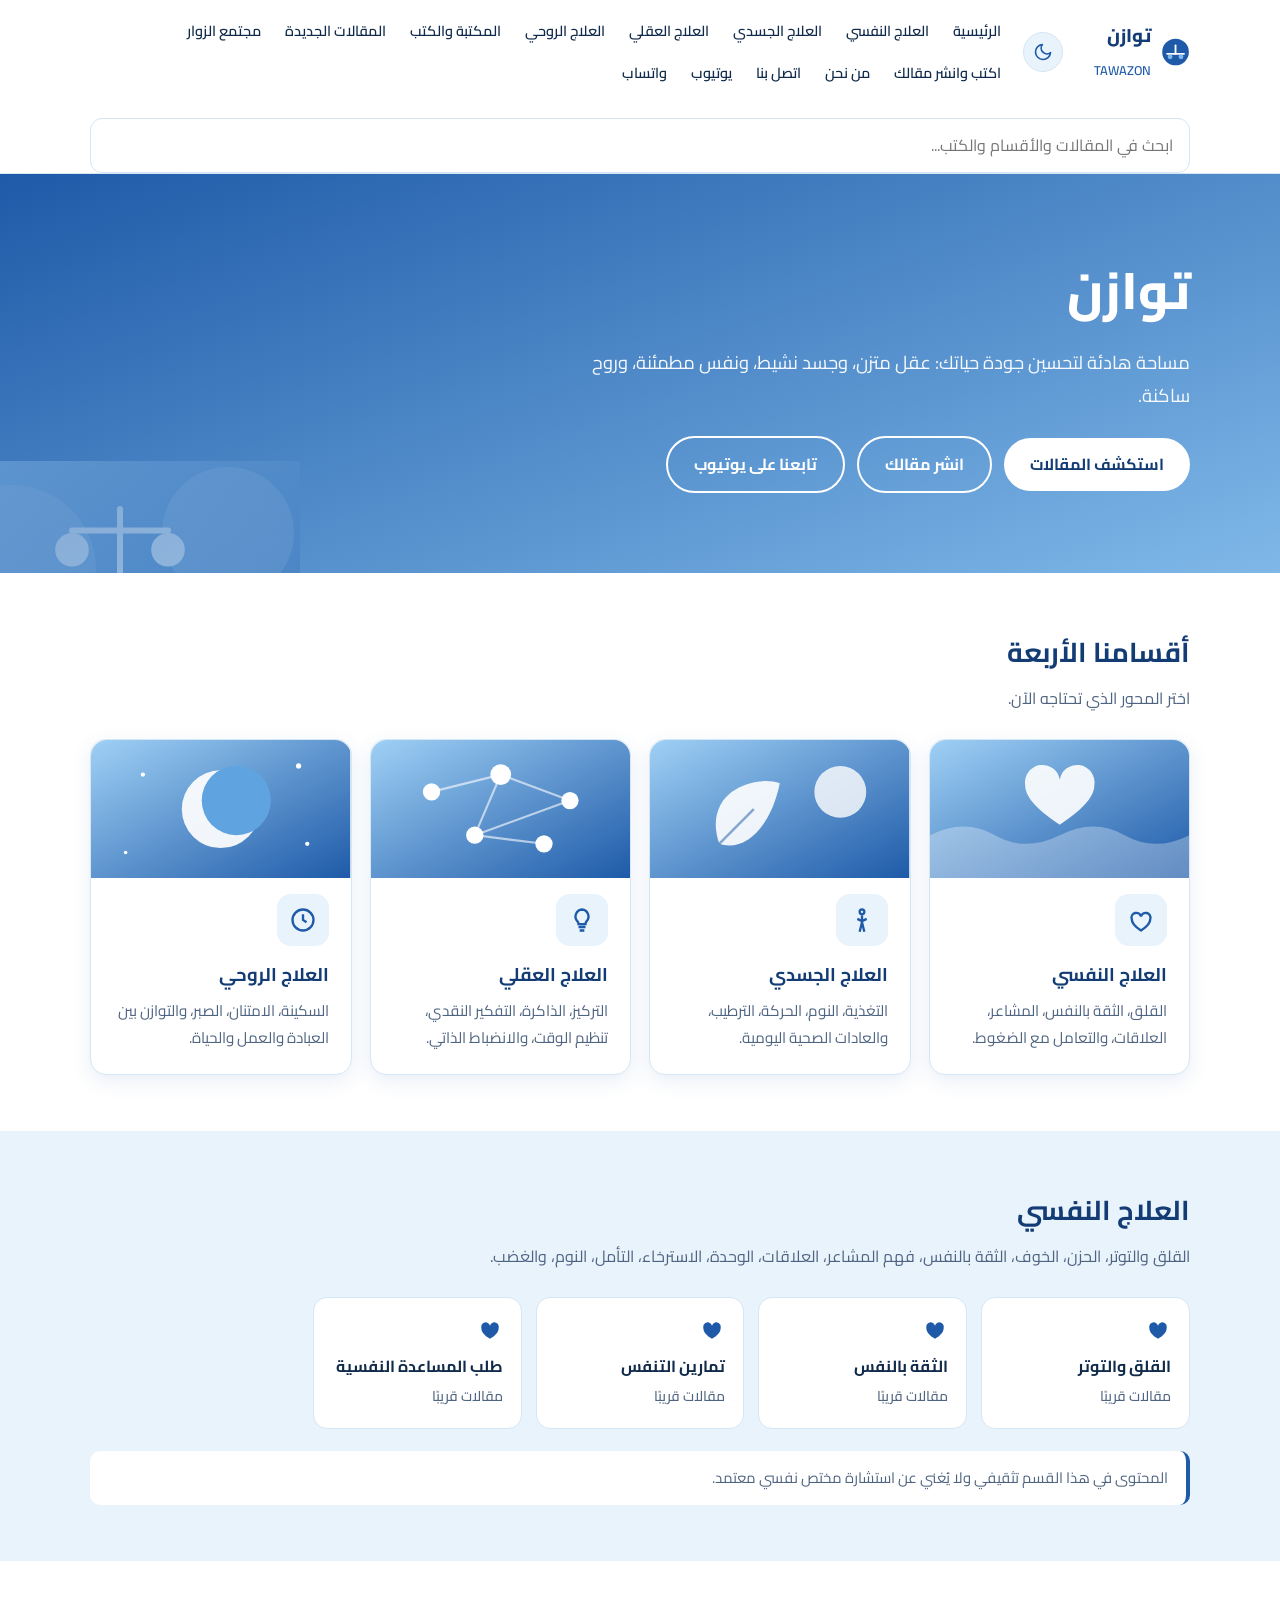
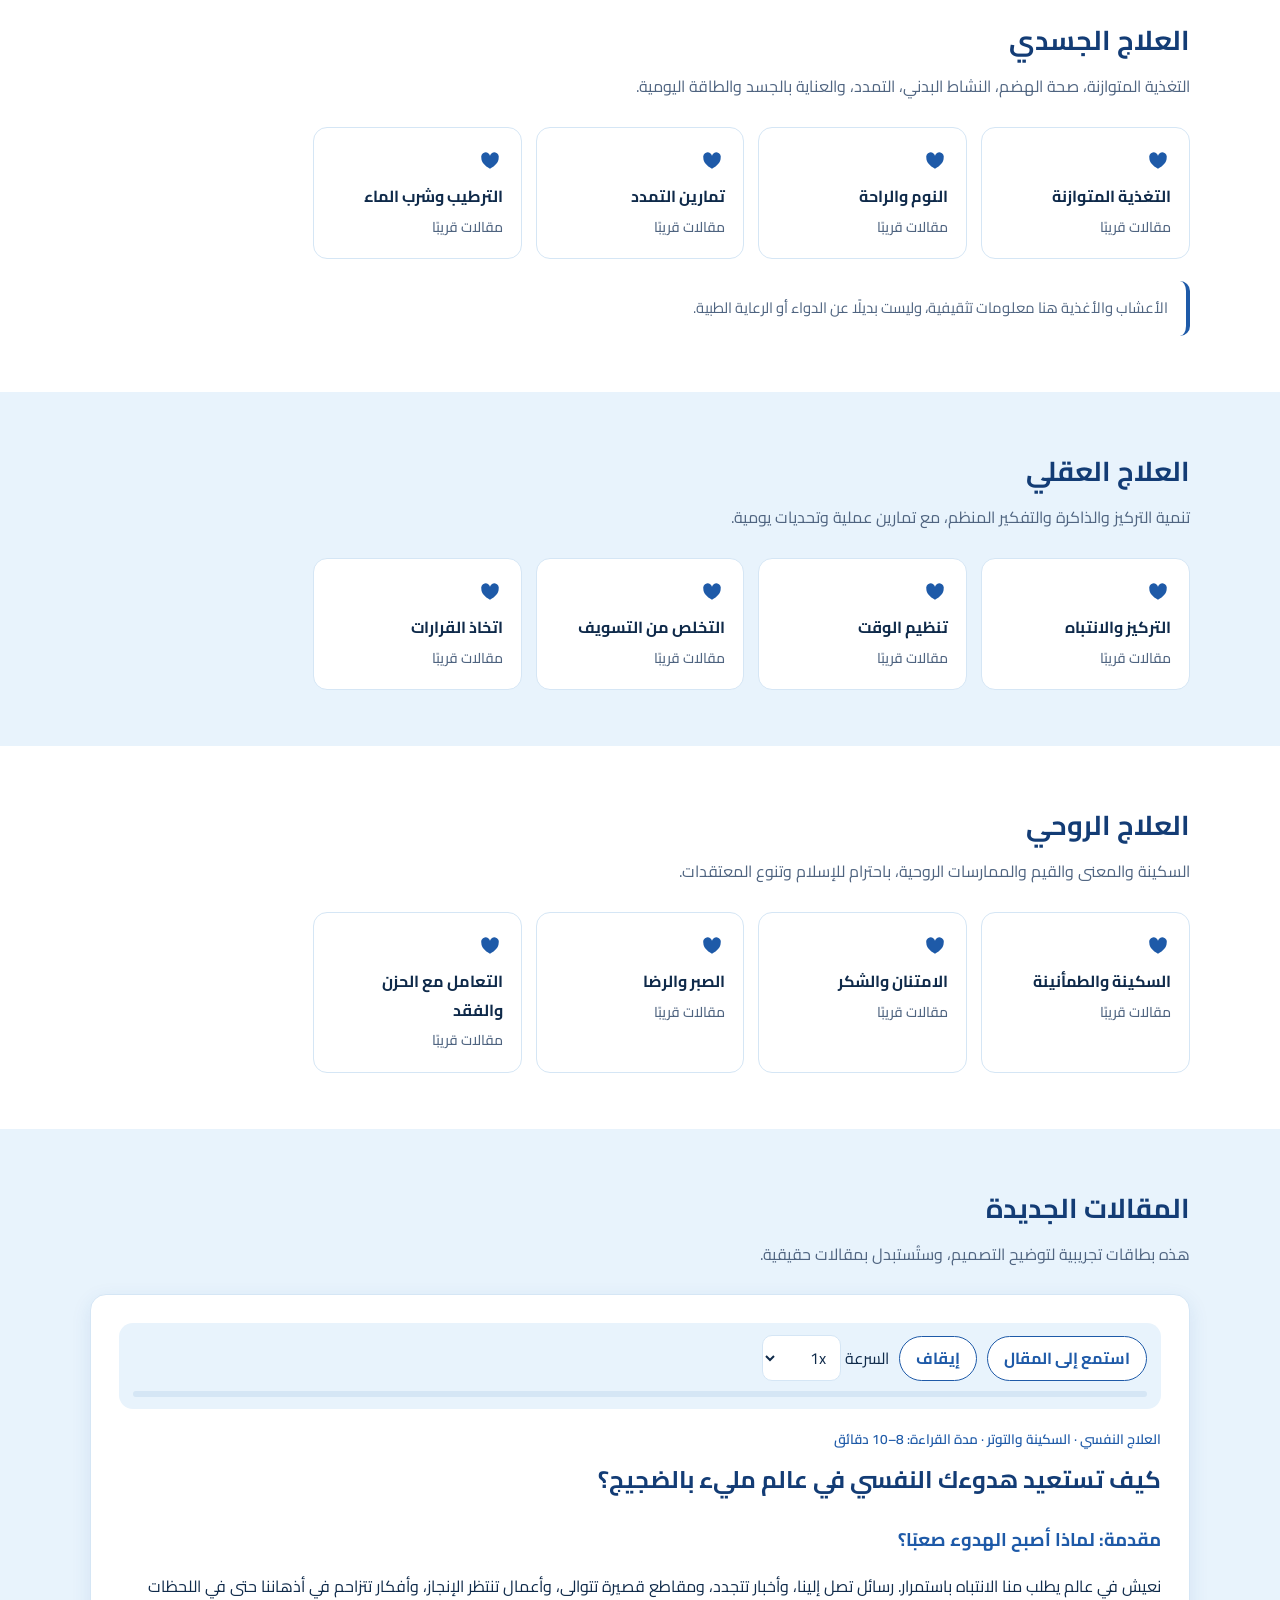
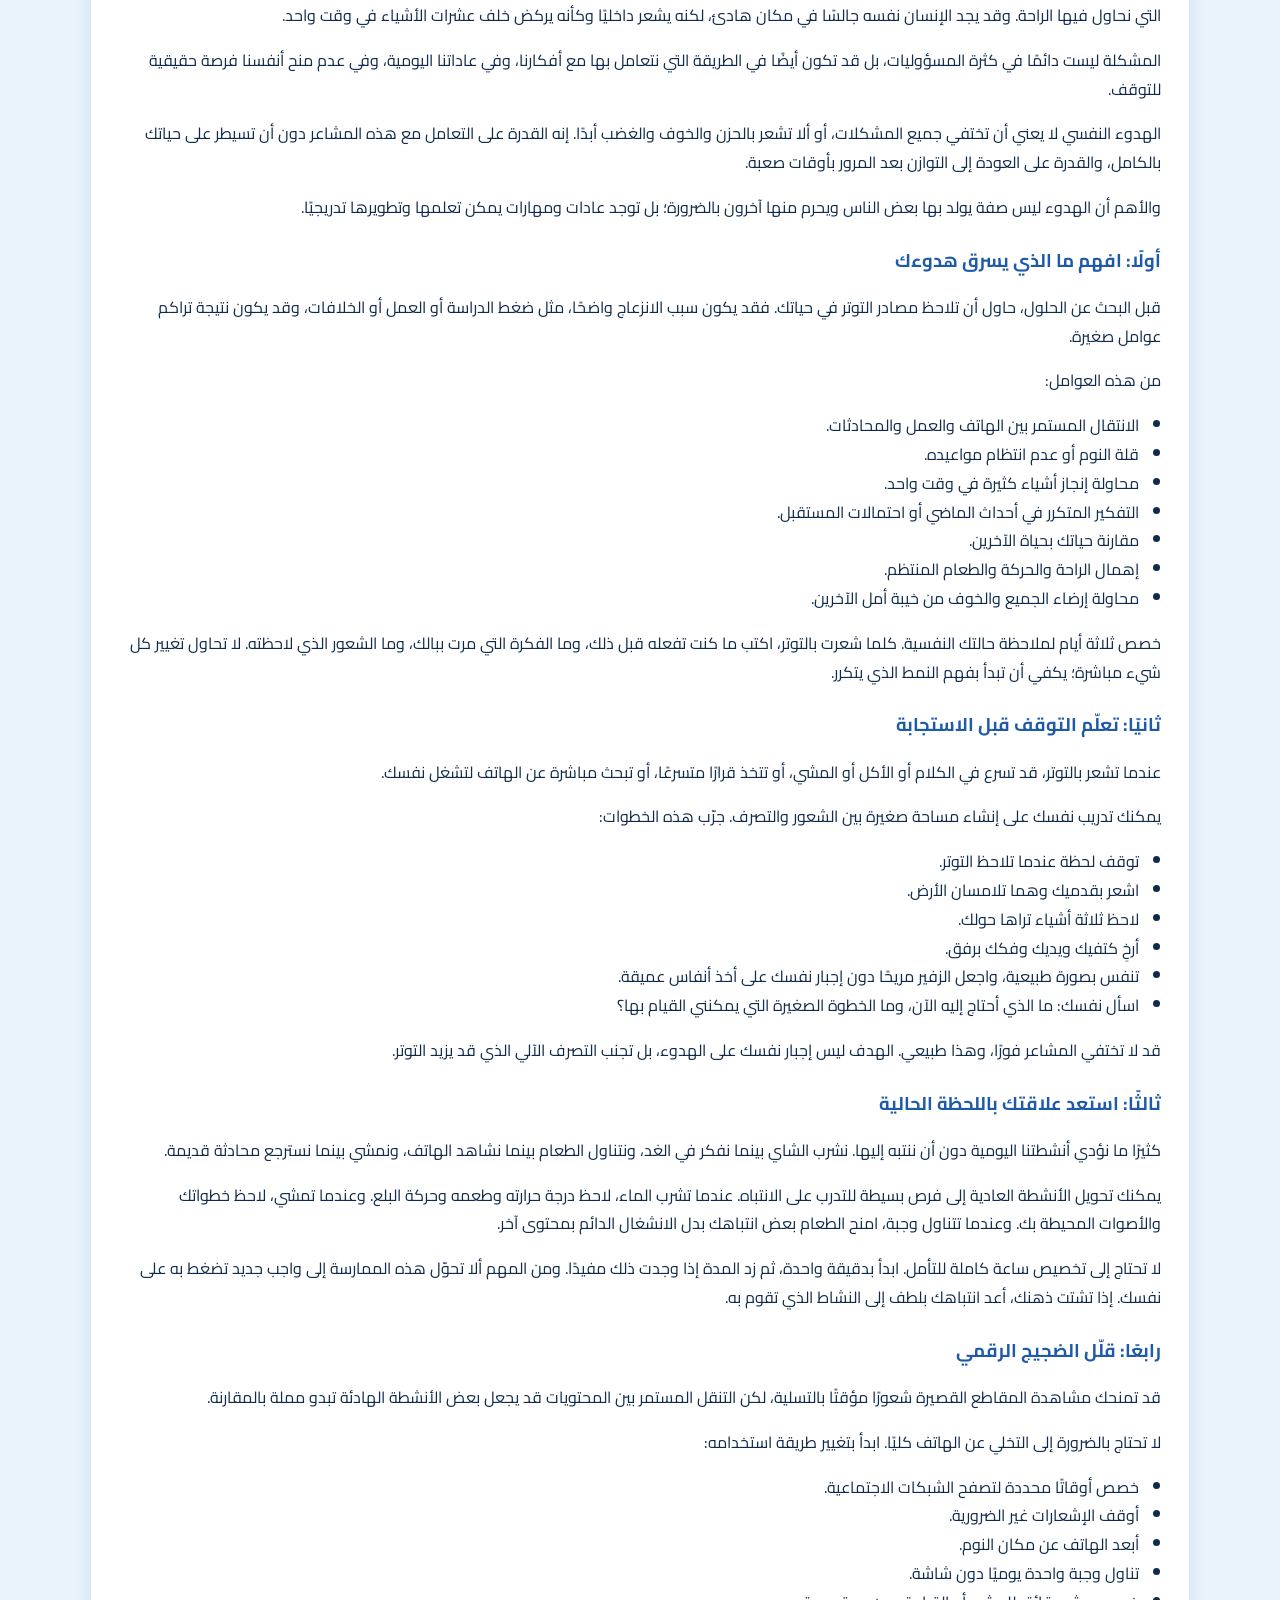
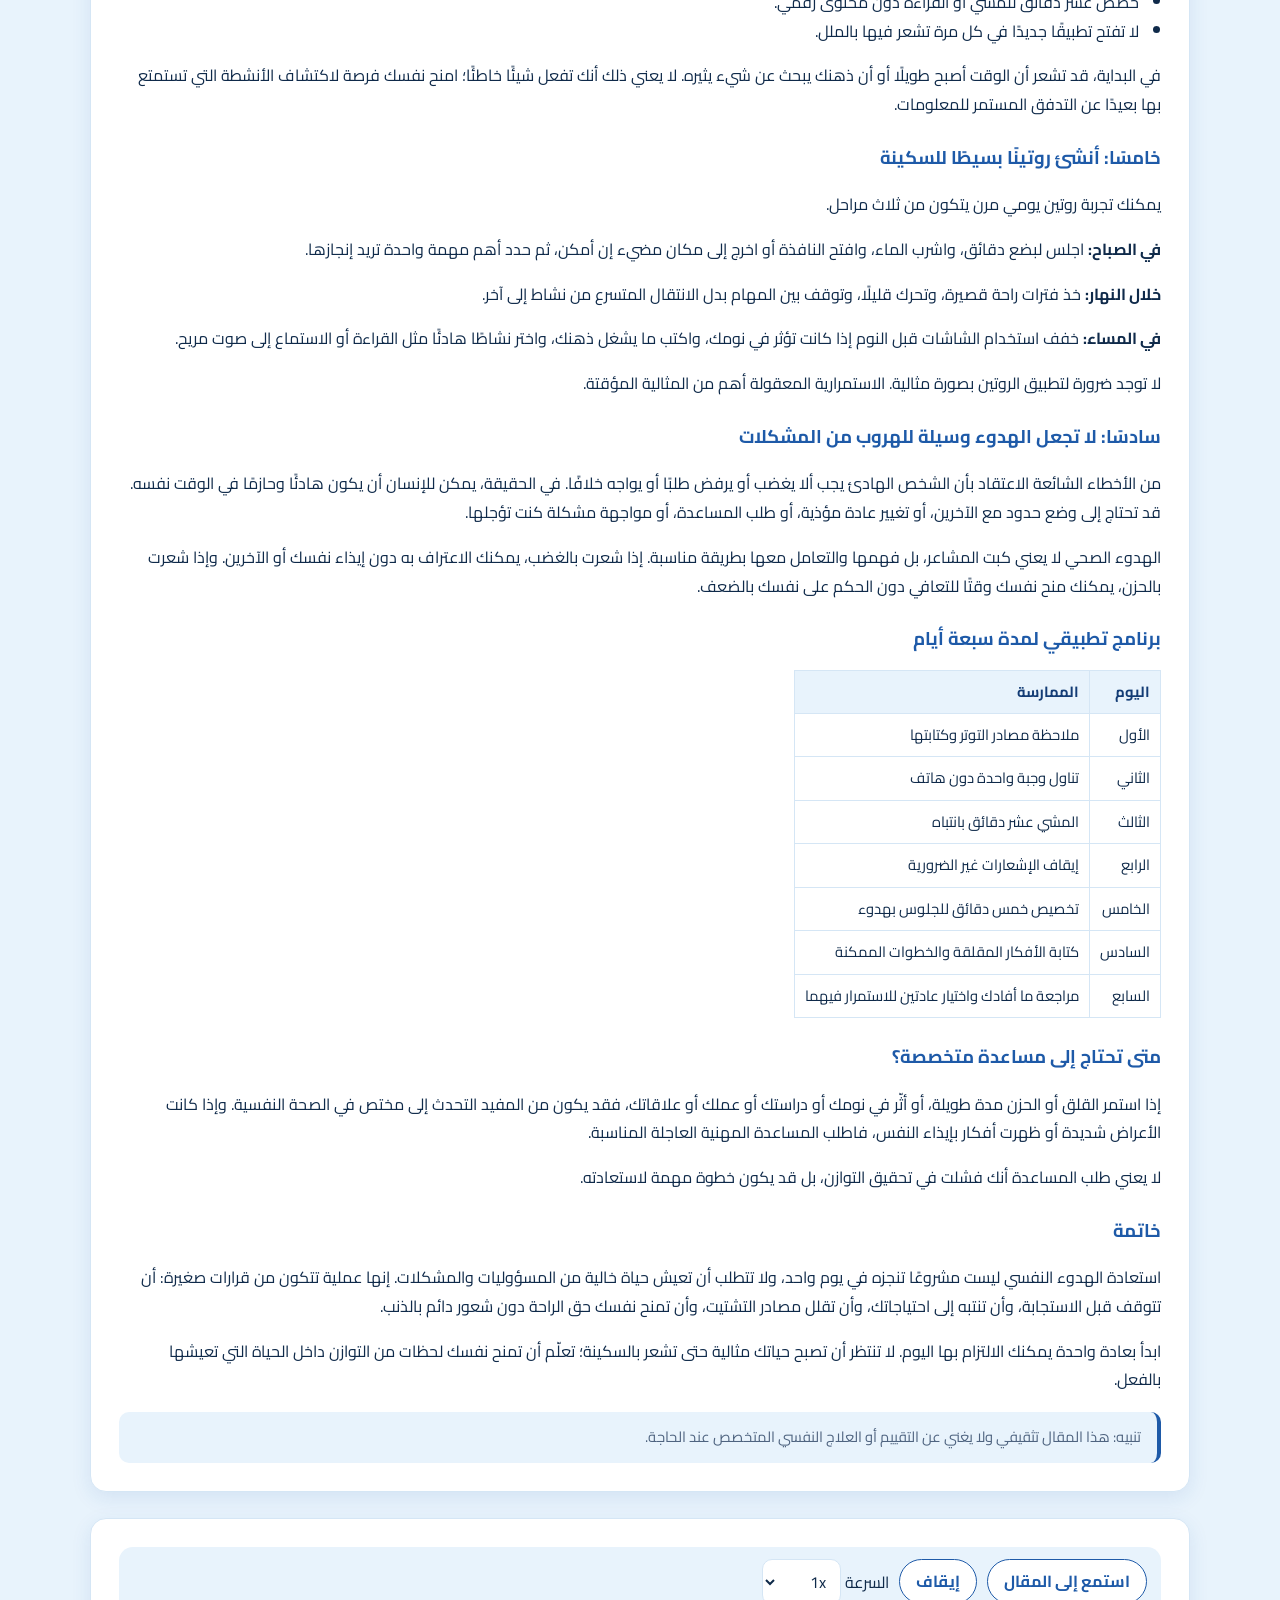
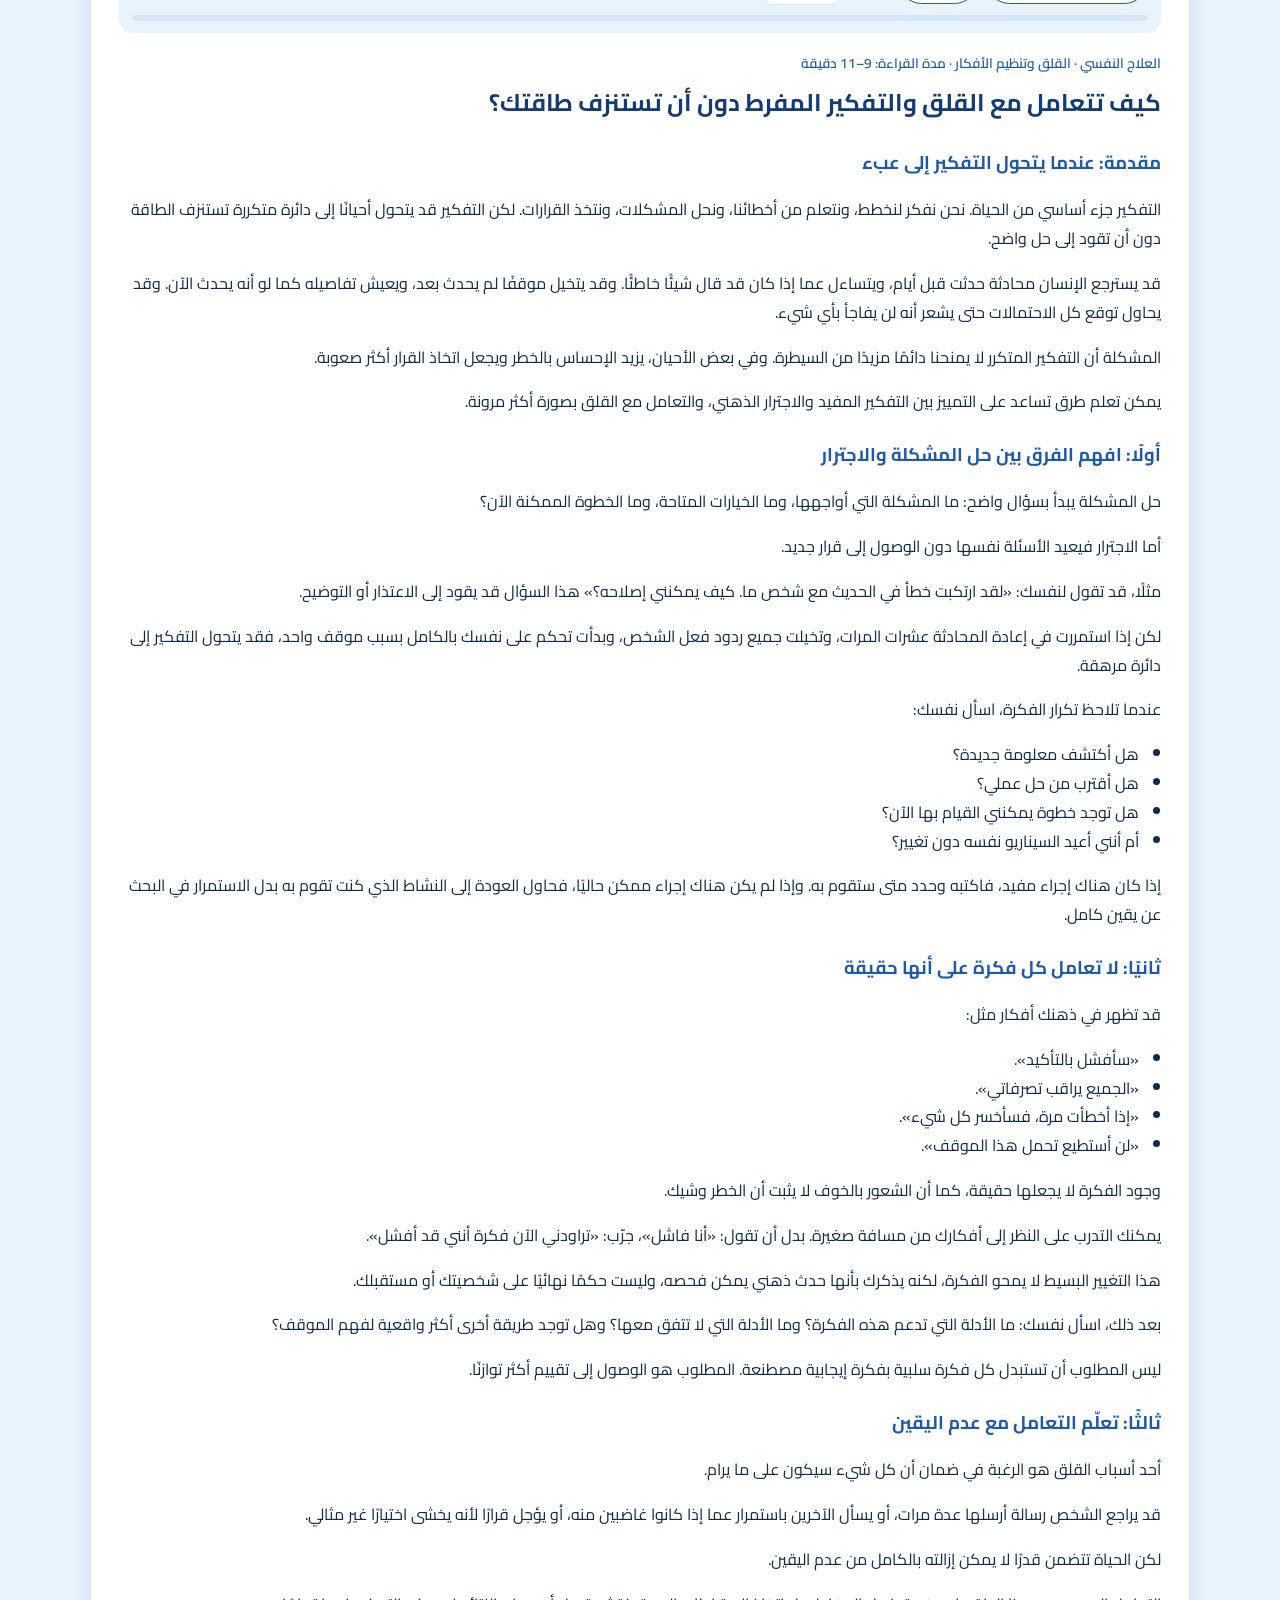
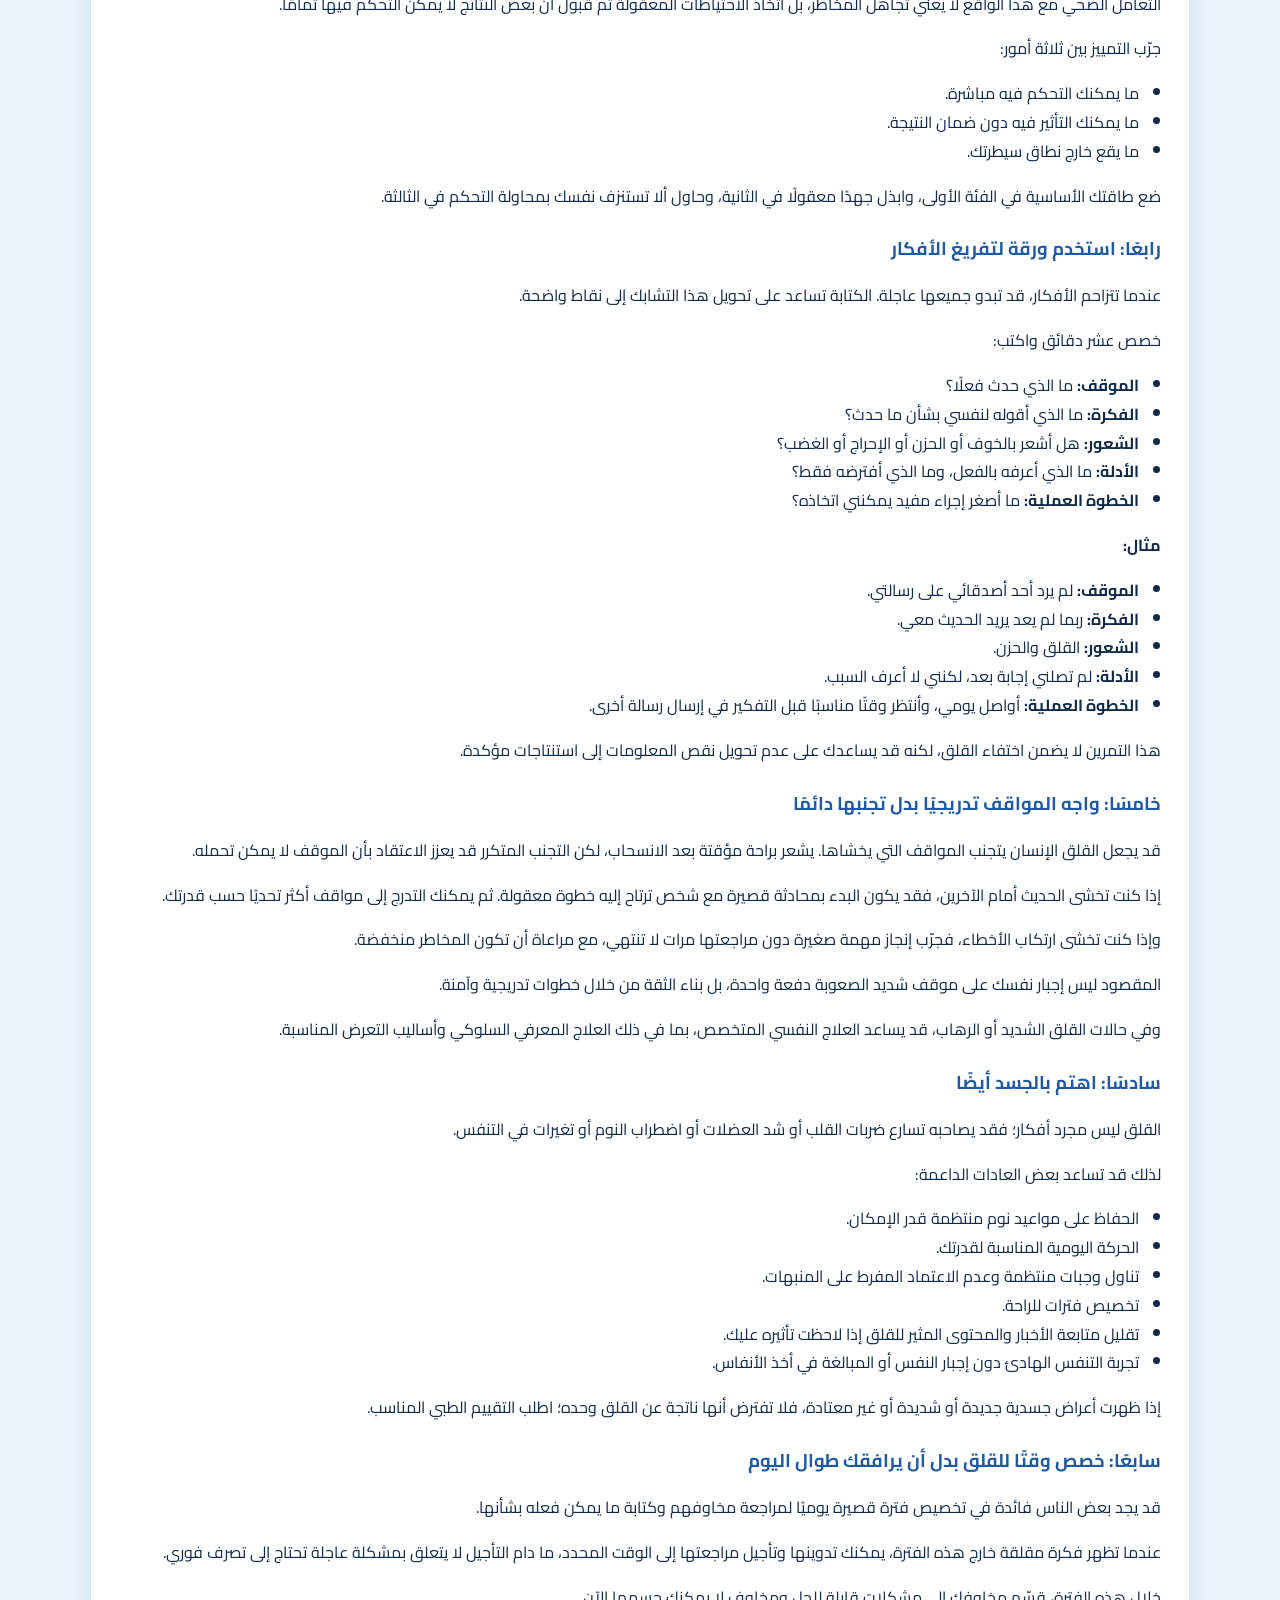
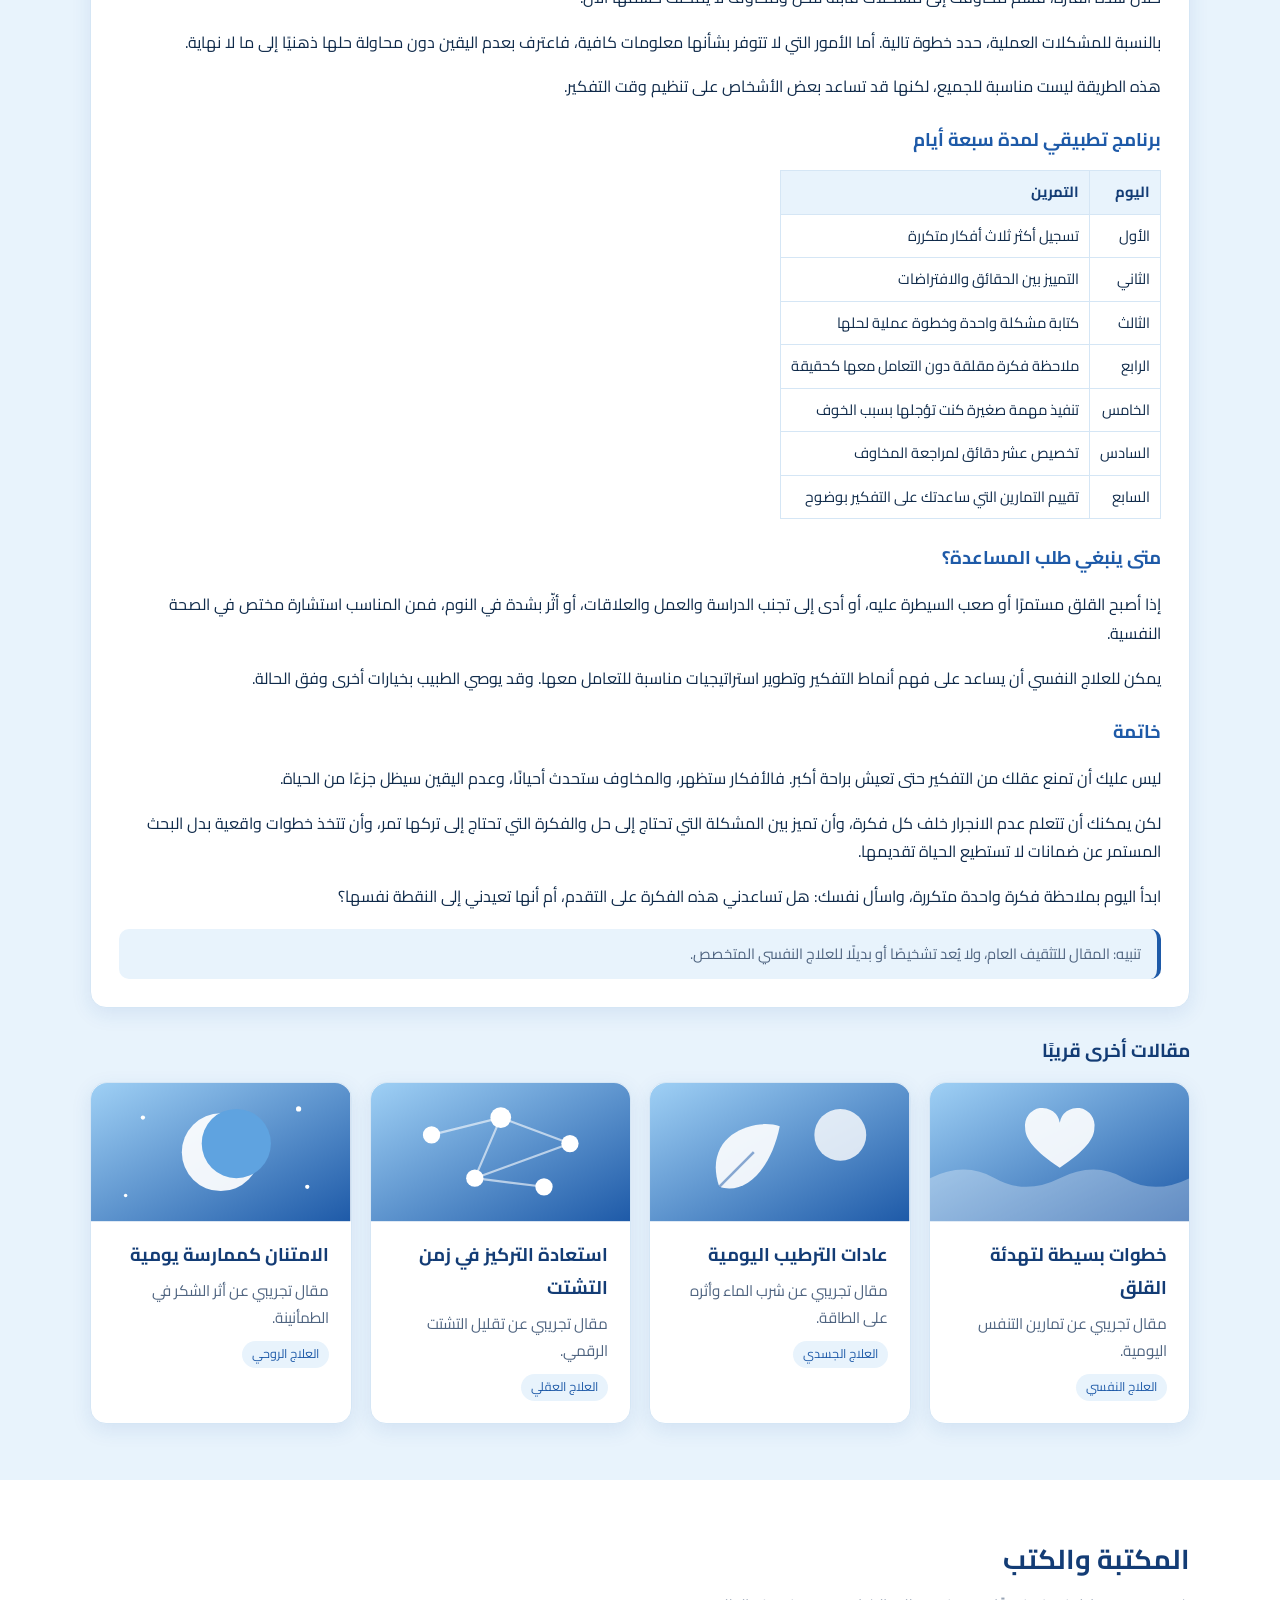
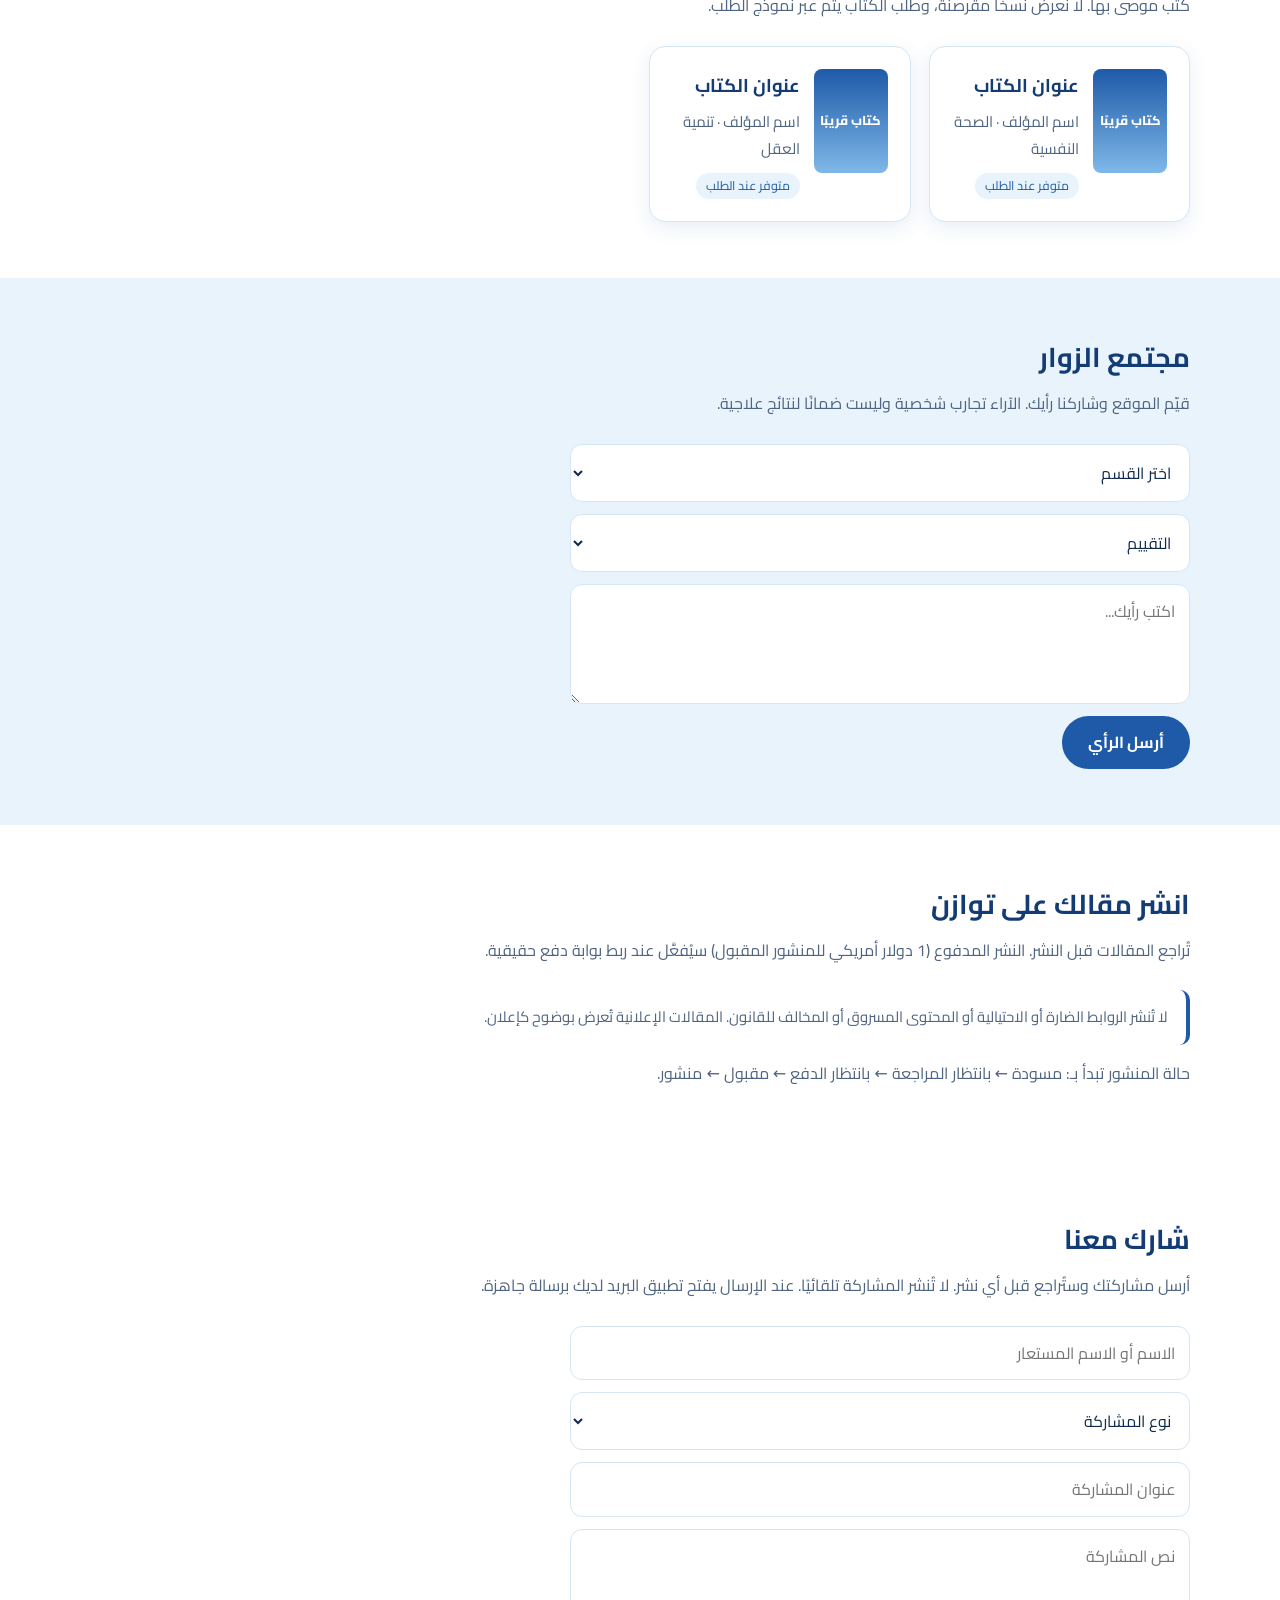
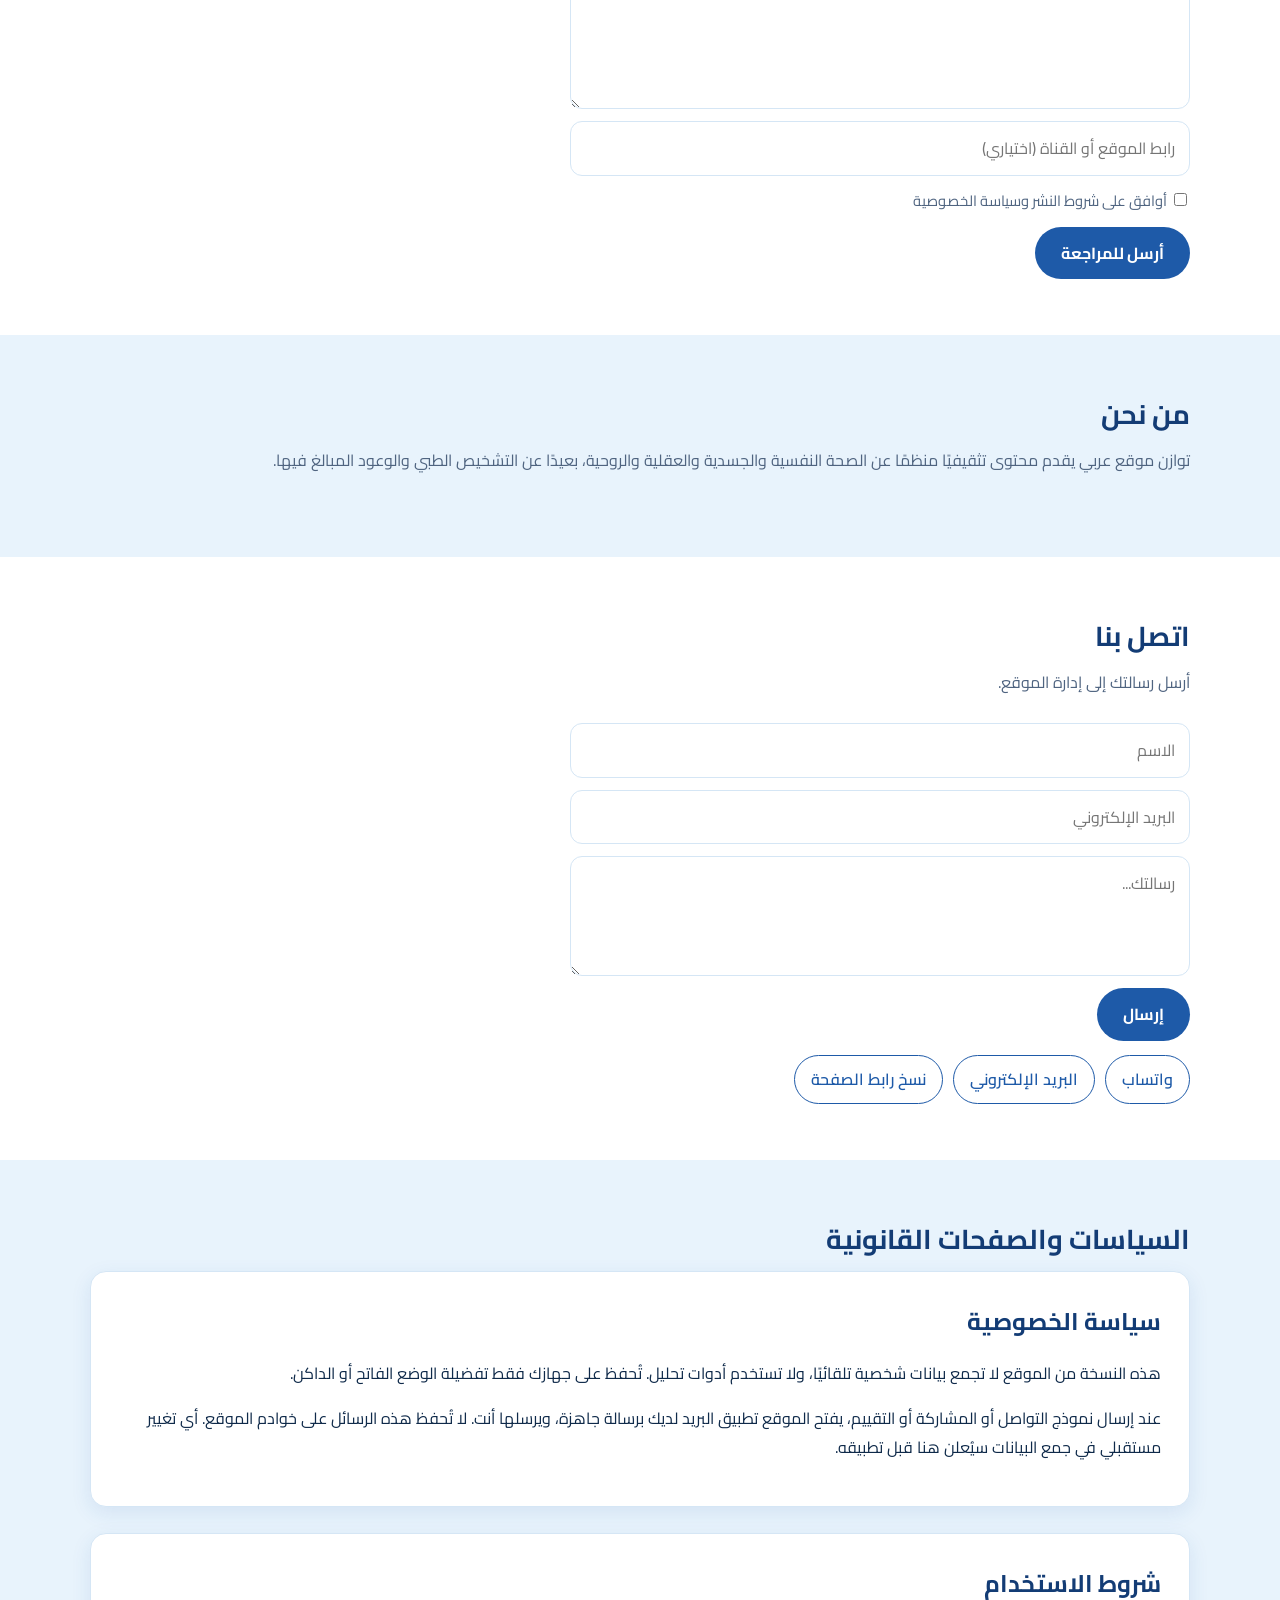
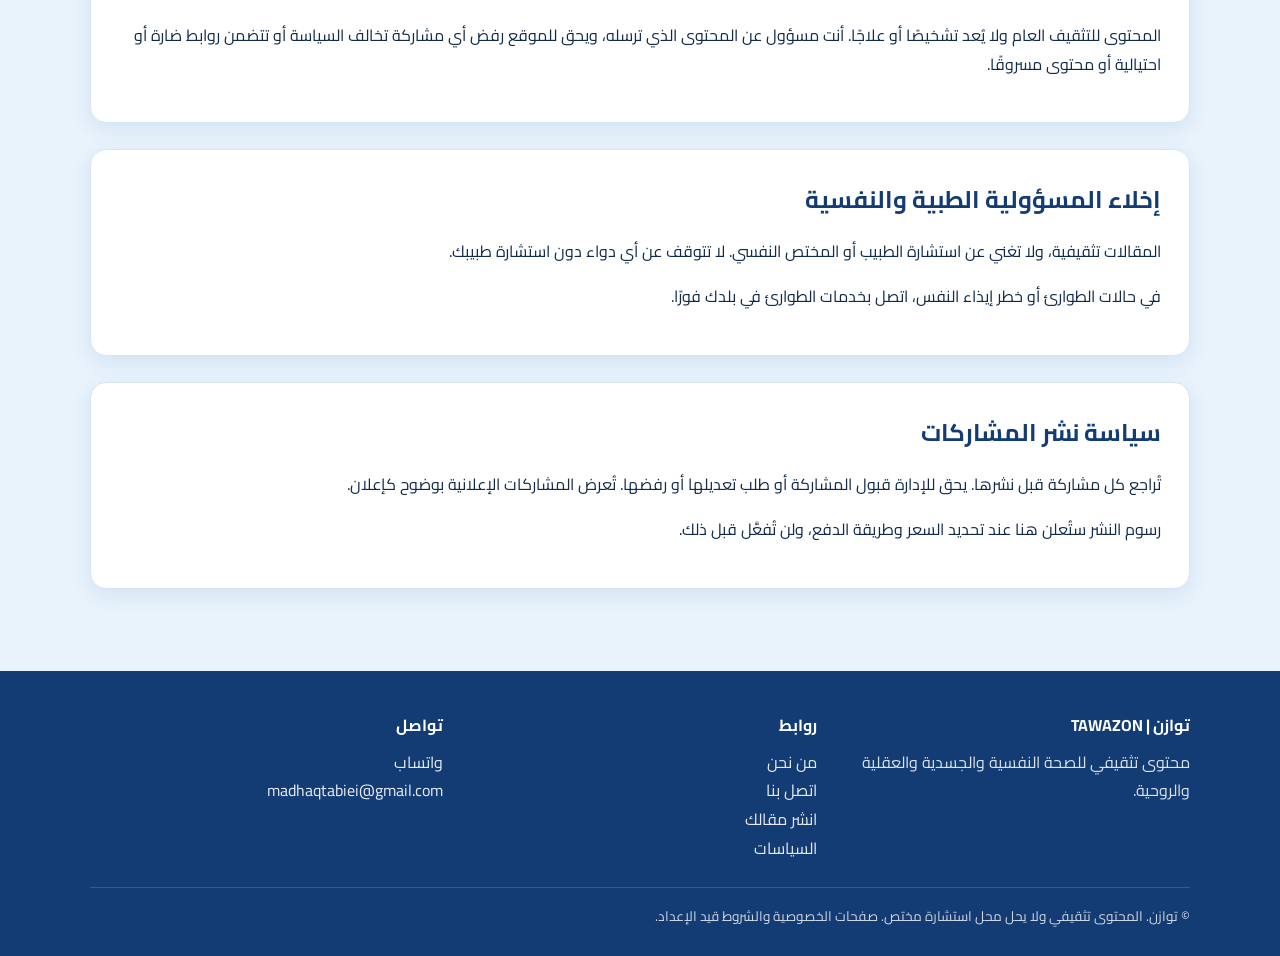
<file: public/assets/aistudio/________TAWAZON__1__b3cf13d4.html>
<!DOCTYPE html>
<html lang="ar" dir="rtl">
<head>
<meta charset="UTF-8">
<meta name="viewport" content="width=device-width, initial-scale=1, viewport-fit=cover">
<title>توازن | TAWAZON</title>
<meta name="description" content="توازن: محتوى عربي موثوق عن العلاج النفسي والعناية الجسدية وتنمية العقل والصحة الروحية.">
<link rel="preconnect" href="https://fonts.googleapis.com">
<link rel="preconnect" href="https://fonts.gstatic.com" crossorigin>
<link href="https://fonts.googleapis.com/css2?family=Cairo:wght@400;600;700;800&display=swap" rel="stylesheet">
<style>
:root{
  --blue:#1E5AA8;
  --blue-dark:#133C75;
  --blue-light:#7FB8E8;
  --blue-soft:#E8F3FC;
  --white:#FFFFFF;
  --text:#0F2A4A;
  --muted:#4F6480;
  --border:#D5E6F5;
  --radius:16px;
  --shadow:0 6px 20px rgba(30,90,168,.10);
}
*{box-sizing:border-box}
html{scroll-behavior:smooth;scroll-padding-top:90px}
body{margin:0;font-family:"Cairo",system-ui,-apple-system,"Segoe UI",Tahoma,sans-serif;color:var(--text);background:var(--white);line-height:1.8;padding-top:env(safe-area-inset-top,0px)}
a{color:var(--blue);text-decoration:none}
img,svg{max-width:100%}
.wrap{width:min(1100px,92%);margin-inline:auto}

header{position:sticky;top:0;z-index:20;background:var(--white);border-bottom:1px solid var(--border)}
.bar{display:flex;align-items:center;justify-content:space-between;gap:12px;padding:12px 0}
.brand{display:flex;align-items:center;gap:10px;font-weight:800;color:var(--blue-dark);font-size:1.15rem}
.brand small{font-weight:600;color:var(--blue);font-size:.8rem;direction:ltr}
nav ul{display:flex;gap:4px;list-style:none;margin:0;padding:0;flex-wrap:wrap}
nav a{display:block;padding:6px 10px;border-radius:10px;color:var(--text);font-weight:600;font-size:.9rem}
nav a:hover{background:var(--blue-soft);color:var(--blue)}
.menu-btn{display:none;border:1px solid var(--border);background:var(--blue-soft);color:var(--blue-dark);border-radius:10px;padding:6px 12px;font:inherit;cursor:pointer}
@media (max-width:820px){
  .menu-btn{display:block}
  nav{display:none;width:100%}
  nav.open{display:block}
  nav ul{flex-direction:column}
  .bar{flex-wrap:wrap}
}

.search{margin:14px 0 0;display:flex;gap:8px}
.search input{flex:1;padding:12px 16px;border:1px solid var(--border);border-radius:12px;font:inherit;font-size:1rem;background:var(--white);color:var(--text)}
.search input:focus{outline:2px solid var(--blue-light);border-color:var(--blue)}

.hero{background:linear-gradient(160deg,var(--blue) 0%,var(--blue-light) 100%);color:var(--white);padding:70px 0 80px;position:relative;overflow:hidden}
.hero h1{font-size:clamp(2rem,5vw,3.2rem);margin:0 0 10px;font-weight:800}
.hero p{font-size:1.15rem;max-width:620px;margin:0 0 24px;opacity:.95}
.btn{display:inline-block;background:var(--white);color:var(--blue-dark);padding:12px 26px;border-radius:999px;font-weight:700;border:none;cursor:pointer;font:inherit;font-weight:700}
.btn:hover{background:var(--blue-soft)}
.btn.ghost{background:transparent;color:var(--white);border:2px solid var(--white);margin-inline-start:8px}
.btn.ghost:hover{background:rgba(255,255,255,.12)}
.hero svg.deco{position:absolute;left:-60px;bottom:-80px;width:360px;opacity:.18}

section{padding:56px 0}
section.alt{background:var(--blue-soft)}
h2{font-size:1.7rem;color:var(--blue-dark);margin:0 0 6px}
.lead{color:var(--muted);margin:0 0 26px}

.grid{display:grid;gap:18px;grid-template-columns:repeat(auto-fill,minmax(230px,1fr))}
.card{background:var(--white);border:1px solid var(--border);border-radius:var(--radius);padding:22px;box-shadow:var(--shadow);transition:transform .2s ease}
.card:hover{transform:translateY(-3px)}
.card .ico{width:52px;height:52px;border-radius:14px;background:var(--blue-soft);display:grid;place-items:center;margin-bottom:12px}
.card h3{margin:0 0 6px;color:var(--blue-dark);font-size:1.15rem}
.card p{margin:0;color:var(--muted);font-size:.95rem}
.tag{display:inline-block;margin-top:10px;font-size:.78rem;color:var(--blue);background:var(--blue-soft);padding:2px 10px;border-radius:999px}

.pillars{display:grid;gap:14px;grid-template-columns:repeat(auto-fill,minmax(200px,1fr));margin-top:20px}
.pillars a{display:block;padding:18px;border-radius:14px;background:var(--white);border:1px solid var(--border);color:var(--text);font-weight:700}
.pillars a span{display:block;font-weight:500;color:var(--muted);font-size:.88rem;margin-top:4px}

.notice{background:var(--white);border-inline-start:4px solid var(--blue);padding:14px 18px;border-radius:10px;color:var(--muted);font-size:.93rem;margin-top:22px}

.book{display:flex;gap:14px;align-items:flex-start}
.book .cover{flex:0 0 74px;height:104px;border-radius:8px;background:linear-gradient(180deg,var(--blue),var(--blue-light));display:grid;place-items:center;color:var(--white);font-weight:800;font-size:.8rem;text-align:center;padding:6px}

form.contact{display:grid;gap:12px;max-width:620px}
form.contact input,form.contact select,form.contact textarea{padding:12px 14px;border:1px solid var(--border);border-radius:12px;font:inherit;background:var(--white);color:var(--text);width:100%}
form.contact textarea{min-height:120px;resize:vertical}
form.contact input:focus,form.contact textarea:focus{outline:2px solid var(--blue-light);border-color:var(--blue)}

.share{display:flex;flex-wrap:wrap;gap:10px;margin-top:14px}
.share a,.share button{padding:9px 16px;border-radius:999px;border:1px solid var(--blue);background:var(--white);color:var(--blue);font:inherit;font-weight:600;cursor:pointer}
.share a:hover,.share button:hover{background:var(--blue);color:var(--white)}

footer{background:var(--blue-dark);color:var(--white);padding:40px 0 28px}
footer a{color:var(--white);opacity:.9}
footer .cols{display:grid;gap:20px;grid-template-columns:repeat(auto-fit,minmax(200px,1fr))}
footer h4{margin:0 0 8px}
footer .small{font-size:.85rem;opacity:.8;margin-top:24px;border-top:1px solid rgba(255,255,255,.2);padding-top:16px}

.hidden{display:none!important}
.banner{margin:-22px -22px 16px;border-radius:var(--radius) var(--radius) 0 0;overflow:hidden;line-height:0}
.banner svg{width:100%;height:auto;display:block}
.hero svg.deco{opacity:.35}
.audio{display:flex;flex-wrap:wrap;gap:10px;align-items:center;background:var(--blue-soft);border-radius:14px;padding:12px 14px;margin:0 0 18px}
.audio button{border:1px solid var(--blue);background:var(--white);color:var(--blue);border-radius:999px;padding:7px 16px;font:inherit;font-weight:700;cursor:pointer}
.audio button:hover{background:var(--blue);color:#fff}
.audio select{padding:6px 10px;border-radius:10px;border:1px solid var(--border);background:var(--white);color:var(--text);font:inherit}
.audio .astatus{color:var(--muted);font-size:.9rem}
.abar{width:100%;height:6px;background:var(--border);border-radius:99px;overflow:hidden}
.abar span{display:block;height:100%;width:0;background:var(--blue);transition:width .3s}
.card .ico svg,.theme-btn svg{stroke:var(--blue)}
.card .ico{background:var(--blue-soft)}
.theme-btn{border:1px solid var(--border);background:var(--blue-soft);border-radius:999px;width:40px;height:40px;display:grid;place-items:center;cursor:pointer;flex:0 0 auto;padding:0}
.pillars a::before{content:"";display:block;width:26px;height:26px;margin-bottom:10px;background:var(--blue);-webkit-mask:url(data:image/svg+xml,%3Csvg%20xmlns=%27http://www.w3.org/2000/svg%27%20viewBox=%270%200%2024%2024%27%3E%3Cpath%20d=%27M12%2021c-5-3-8-6-8-10a4%204%200%200%201%208-2%204%204%200%200%201%208%202c0%204-3%207-8%2010z%27/%3E%3C/svg%3E) center/contain no-repeat;mask:url(data:image/svg+xml,%3Csvg%20xmlns=%27http://www.w3.org/2000/svg%27%20viewBox=%270%200%2024%2024%27%3E%3Cpath%20d=%27M12%2021c-5-3-8-6-8-10a4%204%200%200%201%208-2%204%204%200%200%201%208%202c0%204-3%207-8%2010z%27/%3E%3C/svg%3E) center/contain no-repeat}
:root[data-theme="dark"]{--text:#E6F0FA;--muted:#A9BCD3;--border:#24466E;--blue:#6FAEE8;--blue-dark:#B9DCF8;--blue-light:#4A86C5;--blue-soft:#13294A;--white:#0B1A2E;--shadow:0 6px 20px rgba(0,0,0,.35);color-scheme:dark}
:root[data-theme="dark"] .hero{background:linear-gradient(160deg,#123A6E 0%,#1E5AA8 100%);color:#fff}
:root[data-theme="dark"] .btn.ghost{color:#fff;border-color:#fff}
:root[data-theme="dark"] footer{background:#081A33;color:#fff}
:root[data-theme="dark"] footer a{color:#fff}
.post{background:var(--white);border:1px solid var(--border);border-radius:var(--radius);padding:28px;box-shadow:var(--shadow);margin-bottom:26px}
.post .meta{color:var(--blue);font-size:.85rem;font-weight:600;margin-bottom:6px}
.post h3{color:var(--blue-dark);font-size:1.5rem;margin:0 0 10px}
.post h4{color:var(--blue);font-size:1.15rem;margin:22px 0 6px}
.post p,.post li{color:var(--text)}
.post ul{padding-inline-start:22px}
.post table{width:100%;border-collapse:collapse;margin:14px 0;font-size:.92rem;display:block;overflow-x:auto}
.post th,.post td{border:1px solid var(--border);padding:8px 10px;text-align:right}
.post th{background:var(--blue-soft);color:var(--blue-dark)}
.post .note{background:var(--blue-soft);border-inline-start:4px solid var(--blue);padding:12px 16px;border-radius:10px;font-size:.92rem;color:var(--muted);margin-top:18px}
.empty{color:var(--muted);text-align:center;padding:20px}
</style>
</head>
<body>
<svg width="0" height="0" style="position:absolute" aria-hidden="true"><defs><linearGradient id='gB' x1='0' y1='0' x2='1' y2='1'><stop offset='0' stop-color='#9FD0F5'/><stop offset='1' stop-color='#1E5AA8'/></linearGradient></defs>
<symbol id='sHero' viewBox='0 0 300 160'><rect width='300' height='160' fill='url(#gB)'/><circle cx='60' cy='90' r='70' fill='#fff' opacity='.18'/><circle cx='240' cy='60' r='55' fill='#fff' opacity='.2'/><path d='M150 40v90M110 58h80M120 130h60' stroke='#fff' stroke-width='5' stroke-linecap='round'/><circle cx='110' cy='74' r='14' fill='#fff'/><circle cx='190' cy='74' r='14' fill='#fff'/></symbol>
<symbol id='sPsych' viewBox='0 0 300 160'><rect width='300' height='160' fill='url(#gB)'/><path d='M0 110Q40 90 75 110T150 110T225 110T300 110V160H0Z' fill='#fff' opacity='.3'/><path d='M150 98c-30-20-40-34-40-46a20 20 0 0 1 40-6 20 20 0 0 1 40 6c0 12-10 26-40 46z' fill='#fff' opacity='.9'/></symbol>
<symbol id='sBody' viewBox='0 0 300 160'><rect width='300' height='160' fill='url(#gB)'/><circle cx='220' cy='60' r='30' fill='#fff' opacity='.8'/><path d='M80 120C60 60 120 40 150 50C140 100 110 130 80 120Z' fill='#fff' opacity='.9'/><path d='M80 120L120 80' stroke='#1E5AA8' stroke-width='3' opacity='.5'/></symbol>
<symbol id='sMind' viewBox='0 0 300 160'><rect width='300' height='160' fill='url(#gB)'/><path d='M70 60L150 40L230 70L120 110L200 120M150 40L120 110' stroke='#fff' stroke-width='2.5' opacity='.6' fill='none'/><g fill='#fff'><circle cx='70' cy='60' r='10'/><circle cx='150' cy='40' r='12'/><circle cx='230' cy='70' r='10'/><circle cx='120' cy='110' r='10'/><circle cx='200' cy='120' r='10'/></g></symbol>
<symbol id='sSpirit' viewBox='0 0 300 160'><rect width='300' height='160' fill='url(#gB)'/><circle cx='150' cy='80' r='45' fill='#fff' opacity='.92'/><circle cx='168' cy='70' r='40' fill='#5FA3E0'/><g fill='#fff'><circle cx='60' cy='40' r='2.5'/><circle cx='240' cy='30' r='3'/><circle cx='250' cy='120' r='2.5'/><circle cx='40' cy='130' r='2'/></g></symbol>
</svg>

<header>
  <div class="wrap">
    <div class="bar">
      <a class="brand" href="#top" id="top">
        <svg width="40" height="40" viewBox="0 0 48 48" aria-hidden="true">
          <circle cx="24" cy="24" r="22" fill="#1E5AA8"/>
          <path d="M10 27h28" stroke="#fff" stroke-width="3" stroke-linecap="round"/>
          <path d="M24 13v14" stroke="#fff" stroke-width="3" stroke-linecap="round"/>
          <circle cx="15" cy="32" r="4" fill="#7FB8E8"/>
          <circle cx="33" cy="32" r="4" fill="#7FB8E8"/>
        </svg>
        <span>توازن <small>TAWAZON</small></span>
      </a>
      <button class="theme-btn" id="themeBtn" type="button" aria-label="الوضع الداكن"></button>
      <button class="menu-btn" id="menuBtn" aria-expanded="false" aria-controls="mainnav">القائمة</button>
      <nav id="mainnav" aria-label="القائمة الرئيسية">
        <ul>
          <li><a href="#top">الرئيسية</a></li>
          <li><a href="#psych">العلاج النفسي</a></li>
          <li><a href="#body">العلاج الجسدي</a></li>
          <li><a href="#mind">العلاج العقلي</a></li>
          <li><a href="#spirit">العلاج الروحي</a></li>
          <li><a href="#library">المكتبة والكتب</a></li>
          <li><a href="#articles">المقالات الجديدة</a></li>
          <li><a href="#community">مجتمع الزوار</a></li>
          <li><a href="#submit">اكتب وانشر مقالك</a></li>
          <li><a href="#about">من نحن</a></li>
          <li><a href="#contact">اتصل بنا</a></li>
          <li><a href="https://www.youtube.com/@MadhaqTabiei" target="_blank" rel="noopener">يوتيوب</a></li>
          <li><a href="https://wa.me/212725968984" target="_blank" rel="noopener">واتساب</a></li>
        </ul>
      </nav>
    </div>
    <div class="search" role="search">
      <input type="search" id="q" placeholder="ابحث في المقالات والأقسام والكتب..." aria-label="بحث">
    </div>
  </div>
</header>

<main>

<div class="hero" id="home">
  <svg class="deco" viewBox="0 0 300 160" aria-hidden="true"><use href="#sHero"/></svg>
  <div class="wrap" style="position:relative">
    <h1>توازن</h1>
    <p>مساحة هادئة لتحسين جودة حياتك: عقل متزن، وجسد نشيط، ونفس مطمئنة، وروح ساكنة.</p>
    <a class="btn" href="#articles">استكشف المقالات</a>
    <a class="btn ghost" href="#submit">انشر مقالك</a>
    <a class="btn ghost" href="https://www.youtube.com/@MadhaqTabiei" target="_blank" rel="noopener">تابعنا على يوتيوب</a>
  </div>
</div>

<section id="sections">
  <div class="wrap">
    <h2>أقسامنا الأربعة</h2>
    <p class="lead">اختر المحور الذي تحتاجه الآن.</p>
    <div class="grid">
      <a class="card" href="#psych"><div class="banner"><svg viewBox="0 0 300 160"><use href="#sPsych"/></svg></div>
        <div class="ico"><svg width="28" height="28" viewBox="0 0 24 24" fill="none" stroke="#1E5AA8" stroke-width="2"><path d="M12 21c-5-3-8-6-8-10a4 4 0 0 1 8-2 4 4 0 0 1 8 2c0 4-3 7-8 10z"/></svg></div>
        <h3>العلاج النفسي</h3>
        <p>القلق، الثقة بالنفس، المشاعر، العلاقات، والتعامل مع الضغوط.</p>
      </a>
      <a class="card" href="#body"><div class="banner"><svg viewBox="0 0 300 160"><use href="#sBody"/></svg></div>
        <div class="ico"><svg width="28" height="28" viewBox="0 0 24 24" fill="none" stroke="#1E5AA8" stroke-width="2"><circle cx="12" cy="5" r="2"/><path d="M12 8v6M8 11l4 2 4-2M10 22l2-8 2 8"/></svg></div>
        <h3>العلاج الجسدي</h3>
        <p>التغذية، النوم، الحركة، الترطيب، والعادات الصحية اليومية.</p>
      </a>
      <a class="card" href="#mind"><div class="banner"><svg viewBox="0 0 300 160"><use href="#sMind"/></svg></div>
        <div class="ico"><svg width="28" height="28" viewBox="0 0 24 24" fill="none" stroke="#1E5AA8" stroke-width="2"><path d="M9 18h6M10 21h4M12 3a6 6 0 0 0-4 10c.6.6 1 1.5 1 2.5h6c0-1 .4-1.9 1-2.5A6 6 0 0 0 12 3z"/></svg></div>
        <h3>العلاج العقلي</h3>
        <p>التركيز، الذاكرة، التفكير النقدي، تنظيم الوقت، والانضباط الذاتي.</p>
      </a>
      <a class="card" href="#spirit"><div class="banner"><svg viewBox="0 0 300 160"><use href="#sSpirit"/></svg></div>
        <div class="ico"><svg width="28" height="28" viewBox="0 0 24 24" fill="none" stroke="#1E5AA8" stroke-width="2"><circle cx="12" cy="12" r="9"/><path d="M12 7v5l3 2"/></svg></div>
        <h3>العلاج الروحي</h3>
        <p>السكينة، الامتنان، الصبر، والتوازن بين العبادة والعمل والحياة.</p>
      </a>
    </div>
  </div>
</section>

<section class="alt" id="psych">
  <div class="wrap">
    <h2>العلاج النفسي</h2>
    <p class="lead">القلق والتوتر، الحزن، الخوف، الثقة بالنفس، فهم المشاعر، العلاقات، الوحدة، الاسترخاء، التأمل، النوم، والغضب.</p>
    <div class="pillars">
      <a href="#articles">القلق والتوتر<span>مقالات قريبًا</span></a>
      <a href="#articles">الثقة بالنفس<span>مقالات قريبًا</span></a>
      <a href="#articles">تمارين التنفس<span>مقالات قريبًا</span></a>
      <a href="#articles">طلب المساعدة النفسية<span>مقالات قريبًا</span></a>
    </div>
    <div class="notice">المحتوى في هذا القسم تثقيفي ولا يُغني عن استشارة مختص نفسي معتمد.</div>
  </div>
</section>

<section id="body">
  <div class="wrap">
    <h2>العلاج الجسدي</h2>
    <p class="lead">التغذية المتوازنة، صحة الهضم، النشاط البدني، التمدد، والعناية بالجسد والطاقة اليومية.</p>
    <div class="pillars">
      <a href="#articles">التغذية المتوازنة<span>مقالات قريبًا</span></a>
      <a href="#articles">النوم والراحة<span>مقالات قريبًا</span></a>
      <a href="#articles">تمارين التمدد<span>مقالات قريبًا</span></a>
      <a href="#articles">الترطيب وشرب الماء<span>مقالات قريبًا</span></a>
    </div>
    <div class="notice">الأعشاب والأغذية هنا معلومات تثقيفية، وليست بديلًا عن الدواء أو الرعاية الطبية.</div>
  </div>
</section>

<section class="alt" id="mind">
  <div class="wrap">
    <h2>العلاج العقلي</h2>
    <p class="lead">تنمية التركيز والذاكرة والتفكير المنظم، مع تمارين عملية وتحديات يومية.</p>
    <div class="pillars">
      <a href="#articles">التركيز والانتباه<span>مقالات قريبًا</span></a>
      <a href="#articles">تنظيم الوقت<span>مقالات قريبًا</span></a>
      <a href="#articles">التخلص من التسويف<span>مقالات قريبًا</span></a>
      <a href="#articles">اتخاذ القرارات<span>مقالات قريبًا</span></a>
    </div>
  </div>
</section>

<section id="spirit">
  <div class="wrap">
    <h2>العلاج الروحي</h2>
    <p class="lead">السكينة والمعنى والقيم والممارسات الروحية، باحترام للإسلام وتنوع المعتقدات.</p>
    <div class="pillars">
      <a href="#articles">السكينة والطمأنينة<span>مقالات قريبًا</span></a>
      <a href="#articles">الامتنان والشكر<span>مقالات قريبًا</span></a>
      <a href="#articles">الصبر والرضا<span>مقالات قريبًا</span></a>
      <a href="#articles">التعامل مع الحزن والفقد<span>مقالات قريبًا</span></a>
    </div>
  </div>
</section>

<section class="alt" id="articles">
  <div class="wrap">
    <h2>المقالات الجديدة</h2>
    <p class="lead">هذه بطاقات تجريبية لتوضيح التصميم، وستُستبدل بمقالات حقيقية.</p>
    <article class="post" id="article-1">
  <div class="audio" data-target="article-1">
    <button class="aplay" type="button">استمع إلى المقال</button>
    <button class="astop" type="button">إيقاف</button>
    <label>السرعة <select class="aspeed"><option value="0.6">0.6x</option><option value="0.75">0.75x</option><option value="1" selected>1x</option><option value="1.25">1.25x</option><option value="1.5">1.5x</option><option value="2">2x</option></select></label>
    <span class="astatus"></span>
    <div class="abar"><span></span></div>
  </div>
  <div class="meta">العلاج النفسي · السكينة والتوتر · مدة القراءة: 8–10 دقائق</div>
  <h3>كيف تستعيد هدوءك النفسي في عالم مليء بالضجيج؟</h3>

  <h4>مقدمة: لماذا أصبح الهدوء صعبًا؟</h4>
  <p>نعيش في عالم يطلب منا الانتباه باستمرار. رسائل تصل إلينا، وأخبار تتجدد، ومقاطع قصيرة تتوالى، وأعمال تنتظر الإنجاز، وأفكار تتزاحم في أذهاننا حتى في اللحظات التي نحاول فيها الراحة. وقد يجد الإنسان نفسه جالسًا في مكان هادئ، لكنه يشعر داخليًا وكأنه يركض خلف عشرات الأشياء في وقت واحد.</p>
  <p>المشكلة ليست دائمًا في كثرة المسؤوليات، بل قد تكون أيضًا في الطريقة التي نتعامل بها مع أفكارنا، وفي عاداتنا اليومية، وفي عدم منح أنفسنا فرصة حقيقية للتوقف.</p>
  <p>الهدوء النفسي لا يعني أن تختفي جميع المشكلات، أو ألا تشعر بالحزن والخوف والغضب أبدًا. إنه القدرة على التعامل مع هذه المشاعر دون أن تسيطر على حياتك بالكامل، والقدرة على العودة إلى التوازن بعد المرور بأوقات صعبة.</p>
  <p>والأهم أن الهدوء ليس صفة يولد بها بعض الناس ويحرم منها آخرون بالضرورة؛ بل توجد عادات ومهارات يمكن تعلمها وتطويرها تدريجيًا.</p>

  <h4>أولًا: افهم ما الذي يسرق هدوءك</h4>
  <p>قبل البحث عن الحلول، حاول أن تلاحظ مصادر التوتر في حياتك. فقد يكون سبب الانزعاج واضحًا، مثل ضغط الدراسة أو العمل أو الخلافات، وقد يكون نتيجة تراكم عوامل صغيرة.</p>
  <p>من هذه العوامل:</p>
  <ul>
    <li>الانتقال المستمر بين الهاتف والعمل والمحادثات.</li>
    <li>قلة النوم أو عدم انتظام مواعيده.</li>
    <li>محاولة إنجاز أشياء كثيرة في وقت واحد.</li>
    <li>التفكير المتكرر في أحداث الماضي أو احتمالات المستقبل.</li>
    <li>مقارنة حياتك بحياة الآخرين.</li>
    <li>إهمال الراحة والحركة والطعام المنتظم.</li>
    <li>محاولة إرضاء الجميع والخوف من خيبة أمل الآخرين.</li>
  </ul>
  <p>خصص ثلاثة أيام لملاحظة حالتك النفسية. كلما شعرت بالتوتر، اكتب ما كنت تفعله قبل ذلك، وما الفكرة التي مرت ببالك، وما الشعور الذي لاحظته. لا تحاول تغيير كل شيء مباشرة؛ يكفي أن تبدأ بفهم النمط الذي يتكرر.</p>

  <h4>ثانيًا: تعلّم التوقف قبل الاستجابة</h4>
  <p>عندما تشعر بالتوتر، قد تسرع في الكلام أو الأكل أو المشي، أو تتخذ قرارًا متسرعًا، أو تبحث مباشرة عن الهاتف لتشغل نفسك.</p>
  <p>يمكنك تدريب نفسك على إنشاء مساحة صغيرة بين الشعور والتصرف. جرّب هذه الخطوات:</p>
  <ul>
    <li>توقف لحظة عندما تلاحظ التوتر.</li>
    <li>اشعر بقدميك وهما تلامسان الأرض.</li>
    <li>لاحظ ثلاثة أشياء تراها حولك.</li>
    <li>أرخِ كتفيك ويديك وفكك برفق.</li>
    <li>تنفس بصورة طبيعية، واجعل الزفير مريحًا دون إجبار نفسك على أخذ أنفاس عميقة.</li>
    <li>اسأل نفسك: ما الذي أحتاج إليه الآن، وما الخطوة الصغيرة التي يمكنني القيام بها؟</li>
  </ul>
  <p>قد لا تختفي المشاعر فورًا، وهذا طبيعي. الهدف ليس إجبار نفسك على الهدوء، بل تجنب التصرف الآلي الذي قد يزيد التوتر.</p>

  <h4>ثالثًا: استعد علاقتك باللحظة الحالية</h4>
  <p>كثيرًا ما نؤدي أنشطتنا اليومية دون أن ننتبه إليها. نشرب الشاي بينما نفكر في الغد، ونتناول الطعام بينما نشاهد الهاتف، ونمشي بينما نسترجع محادثة قديمة.</p>
  <p>يمكنك تحويل الأنشطة العادية إلى فرص بسيطة للتدرب على الانتباه. عندما تشرب الماء، لاحظ درجة حرارته وطعمه وحركة البلع. وعندما تمشي، لاحظ خطواتك والأصوات المحيطة بك. وعندما تتناول وجبة، امنح الطعام بعض انتباهك بدل الانشغال الدائم بمحتوى آخر.</p>
  <p>لا تحتاج إلى تخصيص ساعة كاملة للتأمل. ابدأ بدقيقة واحدة، ثم زد المدة إذا وجدت ذلك مفيدًا. ومن المهم ألا تحوّل هذه الممارسة إلى واجب جديد تضغط به على نفسك. إذا تشتت ذهنك، أعد انتباهك بلطف إلى النشاط الذي تقوم به.</p>

  <h4>رابعًا: قلّل الضجيج الرقمي</h4>
  <p>قد تمنحك مشاهدة المقاطع القصيرة شعورًا مؤقتًا بالتسلية، لكن التنقل المستمر بين المحتويات قد يجعل بعض الأنشطة الهادئة تبدو مملة بالمقارنة.</p>
  <p>لا تحتاج بالضرورة إلى التخلي عن الهاتف كليًا. ابدأ بتغيير طريقة استخدامه:</p>
  <ul>
    <li>خصص أوقاتًا محددة لتصفح الشبكات الاجتماعية.</li>
    <li>أوقف الإشعارات غير الضرورية.</li>
    <li>أبعد الهاتف عن مكان النوم.</li>
    <li>تناول وجبة واحدة يوميًا دون شاشة.</li>
    <li>خصص عشر دقائق للمشي أو القراءة دون محتوى رقمي.</li>
    <li>لا تفتح تطبيقًا جديدًا في كل مرة تشعر فيها بالملل.</li>
  </ul>
  <p>في البداية، قد تشعر أن الوقت أصبح طويلًا أو أن ذهنك يبحث عن شيء يثيره. لا يعني ذلك أنك تفعل شيئًا خاطئًا؛ امنح نفسك فرصة لاكتشاف الأنشطة التي تستمتع بها بعيدًا عن التدفق المستمر للمعلومات.</p>

  <h4>خامسًا: أنشئ روتينًا بسيطًا للسكينة</h4>
  <p>يمكنك تجربة روتين يومي مرن يتكون من ثلاث مراحل.</p>
  <p><strong>في الصباح:</strong> اجلس لبضع دقائق، واشرب الماء، وافتح النافذة أو اخرج إلى مكان مضيء إن أمكن، ثم حدد أهم مهمة واحدة تريد إنجازها.</p>
  <p><strong>خلال النهار:</strong> خذ فترات راحة قصيرة، وتحرك قليلًا، وتوقف بين المهام بدل الانتقال المتسرع من نشاط إلى آخر.</p>
  <p><strong>في المساء:</strong> خفف استخدام الشاشات قبل النوم إذا كانت تؤثر في نومك، واكتب ما يشغل ذهنك، واختر نشاطًا هادئًا مثل القراءة أو الاستماع إلى صوت مريح.</p>
  <p>لا توجد ضرورة لتطبيق الروتين بصورة مثالية. الاستمرارية المعقولة أهم من المثالية المؤقتة.</p>

  <h4>سادسًا: لا تجعل الهدوء وسيلة للهروب من المشكلات</h4>
  <p>من الأخطاء الشائعة الاعتقاد بأن الشخص الهادئ يجب ألا يغضب أو يرفض طلبًا أو يواجه خلافًا. في الحقيقة، يمكن للإنسان أن يكون هادئًا وحازمًا في الوقت نفسه. قد تحتاج إلى وضع حدود مع الآخرين، أو تغيير عادة مؤذية، أو طلب المساعدة، أو مواجهة مشكلة كنت تؤجلها.</p>
  <p>الهدوء الصحي لا يعني كبت المشاعر، بل فهمها والتعامل معها بطريقة مناسبة. إذا شعرت بالغضب، يمكنك الاعتراف به دون إيذاء نفسك أو الآخرين. وإذا شعرت بالحزن، يمكنك منح نفسك وقتًا للتعافي دون الحكم على نفسك بالضعف.</p>

  <h4>برنامج تطبيقي لمدة سبعة أيام</h4>
  <table>
    <thead><tr><th>اليوم</th><th>الممارسة</th></tr></thead>
    <tbody>
      <tr><td>الأول</td><td>ملاحظة مصادر التوتر وكتابتها</td></tr>
      <tr><td>الثاني</td><td>تناول وجبة واحدة دون هاتف</td></tr>
      <tr><td>الثالث</td><td>المشي عشر دقائق بانتباه</td></tr>
      <tr><td>الرابع</td><td>إيقاف الإشعارات غير الضرورية</td></tr>
      <tr><td>الخامس</td><td>تخصيص خمس دقائق للجلوس بهدوء</td></tr>
      <tr><td>السادس</td><td>كتابة الأفكار المقلقة والخطوات الممكنة</td></tr>
      <tr><td>السابع</td><td>مراجعة ما أفادك واختيار عادتين للاستمرار فيهما</td></tr>
    </tbody>
  </table>

  <h4>متى تحتاج إلى مساعدة متخصصة؟</h4>
  <p>إذا استمر القلق أو الحزن مدة طويلة، أو أثّر في نومك أو دراستك أو عملك أو علاقاتك، فقد يكون من المفيد التحدث إلى مختص في الصحة النفسية. وإذا كانت الأعراض شديدة أو ظهرت أفكار بإيذاء النفس، فاطلب المساعدة المهنية العاجلة المناسبة.</p>
  <p>لا يعني طلب المساعدة أنك فشلت في تحقيق التوازن، بل قد يكون خطوة مهمة لاستعادته.</p>

  <h4>خاتمة</h4>
  <p>استعادة الهدوء النفسي ليست مشروعًا تنجزه في يوم واحد، ولا تتطلب أن تعيش حياة خالية من المسؤوليات والمشكلات. إنها عملية تتكون من قرارات صغيرة: أن تتوقف قبل الاستجابة، وأن تنتبه إلى احتياجاتك، وأن تقلل مصادر التشتيت، وأن تمنح نفسك حق الراحة دون شعور دائم بالذنب.</p>
  <p>ابدأ بعادة واحدة يمكنك الالتزام بها اليوم. لا تنتظر أن تصبح حياتك مثالية حتى تشعر بالسكينة؛ تعلّم أن تمنح نفسك لحظات من التوازن داخل الحياة التي تعيشها بالفعل.</p>

  <div class="note">تنبيه: هذا المقال تثقيفي ولا يغني عن التقييم أو العلاج النفسي المتخصص عند الحاجة.</div>
</article>

<article class="post" id="article-2">
  <div class="audio" data-target="article-2">
    <button class="aplay" type="button">استمع إلى المقال</button>
    <button class="astop" type="button">إيقاف</button>
    <label>السرعة <select class="aspeed"><option value="0.6">0.6x</option><option value="0.75">0.75x</option><option value="1" selected>1x</option><option value="1.25">1.25x</option><option value="1.5">1.5x</option><option value="2">2x</option></select></label>
    <span class="astatus"></span>
    <div class="abar"><span></span></div>
  </div>
  <div class="meta">العلاج النفسي · القلق وتنظيم الأفكار · مدة القراءة: 9–11 دقيقة</div>
  <h3>كيف تتعامل مع القلق والتفكير المفرط دون أن تستنزف طاقتك؟</h3>

  <h4>مقدمة: عندما يتحول التفكير إلى عبء</h4>
  <p>التفكير جزء أساسي من الحياة. نحن نفكر لنخطط، ونتعلم من أخطائنا، ونحل المشكلات، ونتخذ القرارات. لكن التفكير قد يتحول أحيانًا إلى دائرة متكررة تستنزف الطاقة دون أن تقود إلى حل واضح.</p>
  <p>قد يسترجع الإنسان محادثة حدثت قبل أيام، ويتساءل عما إذا كان قد قال شيئًا خاطئًا. وقد يتخيل موقفًا لم يحدث بعد، ويعيش تفاصيله كما لو أنه يحدث الآن. وقد يحاول توقع كل الاحتمالات حتى يشعر أنه لن يفاجأ بأي شيء.</p>
  <p>المشكلة أن التفكير المتكرر لا يمنحنا دائمًا مزيدًا من السيطرة. وفي بعض الأحيان، يزيد الإحساس بالخطر ويجعل اتخاذ القرار أكثر صعوبة.</p>
  <p>يمكن تعلم طرق تساعد على التمييز بين التفكير المفيد والاجترار الذهني، والتعامل مع القلق بصورة أكثر مرونة.</p>

  <h4>أولًا: افهم الفرق بين حل المشكلة والاجترار</h4>
  <p>حل المشكلة يبدأ بسؤال واضح: ما المشكلة التي أواجهها، وما الخيارات المتاحة، وما الخطوة الممكنة الآن؟</p>
  <p>أما الاجترار فيعيد الأسئلة نفسها دون الوصول إلى قرار جديد.</p>
  <p>مثلًا، قد تقول لنفسك: «لقد ارتكبت خطأ في الحديث مع شخص ما. كيف يمكنني إصلاحه؟» هذا السؤال قد يقود إلى الاعتذار أو التوضيح.</p>
  <p>لكن إذا استمررت في إعادة المحادثة عشرات المرات، وتخيلت جميع ردود فعل الشخص، وبدأت تحكم على نفسك بالكامل بسبب موقف واحد، فقد يتحول التفكير إلى دائرة مرهقة.</p>
  <p>عندما تلاحظ تكرار الفكرة، اسأل نفسك:</p>
  <ul>
    <li>هل أكتشف معلومة جديدة؟</li>
    <li>هل أقترب من حل عملي؟</li>
    <li>هل توجد خطوة يمكنني القيام بها الآن؟</li>
    <li>أم أنني أعيد السيناريو نفسه دون تغيير؟</li>
  </ul>
  <p>إذا كان هناك إجراء مفيد، فاكتبه وحدد متى ستقوم به. وإذا لم يكن هناك إجراء ممكن حاليًا، فحاول العودة إلى النشاط الذي كنت تقوم به بدل الاستمرار في البحث عن يقين كامل.</p>

  <h4>ثانيًا: لا تعامل كل فكرة على أنها حقيقة</h4>
  <p>قد تظهر في ذهنك أفكار مثل:</p>
  <ul>
    <li>«سأفشل بالتأكيد».</li>
    <li>«الجميع يراقب تصرفاتي».</li>
    <li>«إذا أخطأت مرة، فسأخسر كل شيء».</li>
    <li>«لن أستطيع تحمل هذا الموقف».</li>
  </ul>
  <p>وجود الفكرة لا يجعلها حقيقة، كما أن الشعور بالخوف لا يثبت أن الخطر وشيك.</p>
  <p>يمكنك التدرب على النظر إلى أفكارك من مسافة صغيرة. بدل أن تقول: «أنا فاشل»، جرّب: «تراودني الآن فكرة أنني قد أفشل».</p>
  <p>هذا التغيير البسيط لا يمحو الفكرة، لكنه يذكرك بأنها حدث ذهني يمكن فحصه، وليست حكمًا نهائيًا على شخصيتك أو مستقبلك.</p>
  <p>بعد ذلك، اسأل نفسك: ما الأدلة التي تدعم هذه الفكرة؟ وما الأدلة التي لا تتفق معها؟ وهل توجد طريقة أخرى أكثر واقعية لفهم الموقف؟</p>
  <p>ليس المطلوب أن تستبدل كل فكرة سلبية بفكرة إيجابية مصطنعة. المطلوب هو الوصول إلى تقييم أكثر توازنًا.</p>

  <h4>ثالثًا: تعلّم التعامل مع عدم اليقين</h4>
  <p>أحد أسباب القلق هو الرغبة في ضمان أن كل شيء سيكون على ما يرام.</p>
  <p>قد يراجع الشخص رسالة أرسلها عدة مرات، أو يسأل الآخرين باستمرار عما إذا كانوا غاضبين منه، أو يؤجل قرارًا لأنه يخشى اختيارًا غير مثالي.</p>
  <p>لكن الحياة تتضمن قدرًا لا يمكن إزالته بالكامل من عدم اليقين.</p>
  <p>التعامل الصحي مع هذا الواقع لا يعني تجاهل المخاطر، بل اتخاذ الاحتياطات المعقولة ثم قبول أن بعض النتائج لا يمكن التحكم فيها تمامًا.</p>
  <p>جرّب التمييز بين ثلاثة أمور:</p>
  <ul>
    <li>ما يمكنك التحكم فيه مباشرة.</li>
    <li>ما يمكنك التأثير فيه دون ضمان النتيجة.</li>
    <li>ما يقع خارج نطاق سيطرتك.</li>
  </ul>
  <p>ضع طاقتك الأساسية في الفئة الأولى، وابذل جهدًا معقولًا في الثانية، وحاول ألا تستنزف نفسك بمحاولة التحكم في الثالثة.</p>

  <h4>رابعًا: استخدم ورقة لتفريغ الأفكار</h4>
  <p>عندما تتزاحم الأفكار، قد تبدو جميعها عاجلة. الكتابة تساعد على تحويل هذا التشابك إلى نقاط واضحة.</p>
  <p>خصص عشر دقائق واكتب:</p>
  <ul>
    <li><strong>الموقف:</strong> ما الذي حدث فعلًا؟</li>
    <li><strong>الفكرة:</strong> ما الذي أقوله لنفسي بشأن ما حدث؟</li>
    <li><strong>الشعور:</strong> هل أشعر بالخوف أو الحزن أو الإحراج أو الغضب؟</li>
    <li><strong>الأدلة:</strong> ما الذي أعرفه بالفعل، وما الذي أفترضه فقط؟</li>
    <li><strong>الخطوة العملية:</strong> ما أصغر إجراء مفيد يمكنني اتخاذه؟</li>
  </ul>
  <p><strong>مثال:</strong></p>
  <ul>
    <li><strong>الموقف:</strong> لم يرد أحد أصدقائي على رسالتي.</li>
    <li><strong>الفكرة:</strong> ربما لم يعد يريد الحديث معي.</li>
    <li><strong>الشعور:</strong> القلق والحزن.</li>
    <li><strong>الأدلة:</strong> لم تصلني إجابة بعد، لكنني لا أعرف السبب.</li>
    <li><strong>الخطوة العملية:</strong> أواصل يومي، وأنتظر وقتًا مناسبًا قبل التفكير في إرسال رسالة أخرى.</li>
  </ul>
  <p>هذا التمرين لا يضمن اختفاء القلق، لكنه قد يساعدك على عدم تحويل نقص المعلومات إلى استنتاجات مؤكدة.</p>

  <h4>خامسًا: واجه المواقف تدريجيًا بدل تجنبها دائمًا</h4>
  <p>قد يجعل القلق الإنسان يتجنب المواقف التي يخشاها. يشعر براحة مؤقتة بعد الانسحاب، لكن التجنب المتكرر قد يعزز الاعتقاد بأن الموقف لا يمكن تحمله.</p>
  <p>إذا كنت تخشى الحديث أمام الآخرين، فقد يكون البدء بمحادثة قصيرة مع شخص ترتاح إليه خطوة معقولة. ثم يمكنك التدرج إلى مواقف أكثر تحديًا حسب قدرتك.</p>
  <p>وإذا كنت تخشى ارتكاب الأخطاء، فجرّب إنجاز مهمة صغيرة دون مراجعتها مرات لا تنتهي، مع مراعاة أن تكون المخاطر منخفضة.</p>
  <p>المقصود ليس إجبار نفسك على موقف شديد الصعوبة دفعة واحدة، بل بناء الثقة من خلال خطوات تدريجية وآمنة.</p>
  <p>وفي حالات القلق الشديد أو الرهاب، قد يساعد العلاج النفسي المتخصص، بما في ذلك العلاج المعرفي السلوكي وأساليب التعرض المناسبة.</p>

  <h4>سادسًا: اهتم بالجسد أيضًا</h4>
  <p>القلق ليس مجرد أفكار؛ فقد يصاحبه تسارع ضربات القلب أو شد العضلات أو اضطراب النوم أو تغيرات في التنفس.</p>
  <p>لذلك قد تساعد بعض العادات الداعمة:</p>
  <ul>
    <li>الحفاظ على مواعيد نوم منتظمة قدر الإمكان.</li>
    <li>الحركة اليومية المناسبة لقدرتك.</li>
    <li>تناول وجبات منتظمة وعدم الاعتماد المفرط على المنبهات.</li>
    <li>تخصيص فترات للراحة.</li>
    <li>تقليل متابعة الأخبار والمحتوى المثير للقلق إذا لاحظت تأثيره عليك.</li>
    <li>تجربة التنفس الهادئ دون إجبار النفس أو المبالغة في أخذ الأنفاس.</li>
  </ul>
  <p>إذا ظهرت أعراض جسدية جديدة أو شديدة أو غير معتادة، فلا تفترض أنها ناتجة عن القلق وحده؛ اطلب التقييم الطبي المناسب.</p>

  <h4>سابعًا: خصص وقتًا للقلق بدل أن يرافقك طوال اليوم</h4>
  <p>قد يجد بعض الناس فائدة في تخصيص فترة قصيرة يوميًا لمراجعة مخاوفهم وكتابة ما يمكن فعله بشأنها.</p>
  <p>عندما تظهر فكرة مقلقة خارج هذه الفترة، يمكنك تدوينها وتأجيل مراجعتها إلى الوقت المحدد، ما دام التأجيل لا يتعلق بمشكلة عاجلة تحتاج إلى تصرف فوري.</p>
  <p>خلال هذه الفترة، قسّم مخاوفك إلى مشكلات قابلة للحل ومخاوف لا يمكنك حسمها الآن.</p>
  <p>بالنسبة للمشكلات العملية، حدد خطوة تالية. أما الأمور التي لا تتوفر بشأنها معلومات كافية، فاعترف بعدم اليقين دون محاولة حلها ذهنيًا إلى ما لا نهاية.</p>
  <p>هذه الطريقة ليست مناسبة للجميع، لكنها قد تساعد بعض الأشخاص على تنظيم وقت التفكير.</p>

  <h4>برنامج تطبيقي لمدة سبعة أيام</h4>
  <table>
    <thead><tr><th>اليوم</th><th>التمرين</th></tr></thead>
    <tbody>
      <tr><td>الأول</td><td>تسجيل أكثر ثلاث أفكار متكررة</td></tr>
      <tr><td>الثاني</td><td>التمييز بين الحقائق والافتراضات</td></tr>
      <tr><td>الثالث</td><td>كتابة مشكلة واحدة وخطوة عملية لحلها</td></tr>
      <tr><td>الرابع</td><td>ملاحظة فكرة مقلقة دون التعامل معها كحقيقة</td></tr>
      <tr><td>الخامس</td><td>تنفيذ مهمة صغيرة كنت تؤجلها بسبب الخوف</td></tr>
      <tr><td>السادس</td><td>تخصيص عشر دقائق لمراجعة المخاوف</td></tr>
      <tr><td>السابع</td><td>تقييم التمارين التي ساعدتك على التفكير بوضوح</td></tr>
    </tbody>
  </table>

  <h4>متى ينبغي طلب المساعدة؟</h4>
  <p>إذا أصبح القلق مستمرًا أو صعب السيطرة عليه، أو أدى إلى تجنب الدراسة والعمل والعلاقات، أو أثّر بشدة في النوم، فمن المناسب استشارة مختص في الصحة النفسية.</p>
  <p>يمكن للعلاج النفسي أن يساعد على فهم أنماط التفكير وتطوير استراتيجيات مناسبة للتعامل معها. وقد يوصي الطبيب بخيارات أخرى وفق الحالة.</p>

  <h4>خاتمة</h4>
  <p>ليس عليك أن تمنع عقلك من التفكير حتى تعيش براحة أكبر. فالأفكار ستظهر، والمخاوف ستحدث أحيانًا، وعدم اليقين سيظل جزءًا من الحياة.</p>
  <p>لكن يمكنك أن تتعلم عدم الانجرار خلف كل فكرة، وأن تميز بين المشكلة التي تحتاج إلى حل والفكرة التي تحتاج إلى تركها تمر، وأن تتخذ خطوات واقعية بدل البحث المستمر عن ضمانات لا تستطيع الحياة تقديمها.</p>
  <p>ابدأ اليوم بملاحظة فكرة واحدة متكررة، واسأل نفسك: هل تساعدني هذه الفكرة على التقدم، أم أنها تعيدني إلى النقطة نفسها؟</p>

  <div class="note">تنبيه: المقال للتثقيف العام، ولا يُعد تشخيصًا أو بديلًا للعلاج النفسي المتخصص.</div>
</article>

<h3 style="color:var(--blue-dark);margin:10px 0 14px">مقالات أخرى قريبًا</h3>
<div class="grid" id="articleGrid">
      <div class="card" data-text="القلق والتوتر تمارين التنفس"><div class="banner"><svg viewBox="0 0 300 160"><use href="#sPsych"/></svg></div><h3>خطوات بسيطة لتهدئة القلق</h3><p>مقال تجريبي عن تمارين التنفس اليومية.</p><span class="tag">العلاج النفسي</span></div>
      <div class="card" data-text="التغذية المتوازنة الماء الترطيب"><div class="banner"><svg viewBox="0 0 300 160"><use href="#sBody"/></svg></div><h3>عادات الترطيب اليومية</h3><p>مقال تجريبي عن شرب الماء وأثره على الطاقة.</p><span class="tag">العلاج الجسدي</span></div>
      <div class="card" data-text="التركيز الانتباه تنظيم الوقت"><div class="banner"><svg viewBox="0 0 300 160"><use href="#sMind"/></svg></div><h3>استعادة التركيز في زمن التشتت</h3><p>مقال تجريبي عن تقليل التشتت الرقمي.</p><span class="tag">العلاج العقلي</span></div>
      <div class="card" data-text="الامتنان الشكر السكينة"><div class="banner"><svg viewBox="0 0 300 160"><use href="#sSpirit"/></svg></div><h3>الامتنان كممارسة يومية</h3><p>مقال تجريبي عن أثر الشكر في الطمأنينة.</p><span class="tag">العلاج الروحي</span></div>
    </div>
    <p class="empty hidden" id="noResults">لا توجد نتائج مطابقة.</p>
  </div>
</section>

<section id="library">
  <div class="wrap">
    <h2>المكتبة والكتب</h2>
    <p class="lead">كتب موصى بها. لا نعرض نسخًا مقرصنة، وطلب الكتاب يتم عبر نموذج الطلب.</p>
    <div class="grid">
      <div class="card book"><div class="cover">كتاب قريبًا</div><div><h3>عنوان الكتاب</h3><p>اسم المؤلف · الصحة النفسية</p><span class="tag">متوفر عند الطلب</span></div></div>
      <div class="card book"><div class="cover">كتاب قريبًا</div><div><h3>عنوان الكتاب</h3><p>اسم المؤلف · تنمية العقل</p><span class="tag">متوفر عند الطلب</span></div></div>
    </div>
  </div>
</section>

<section class="alt" id="community">
  <div class="wrap">
    <h2>مجتمع الزوار</h2>
    <p class="lead">قيّم الموقع وشاركنا رأيك. الآراء تجارب شخصية وليست ضمانًا لنتائج علاجية.</p>
    <form class="contact" onsubmit="event.preventDefault();sendMail(this,'تقييم الموقع وآراء الزوار')">
      <select required aria-label="القسم"><option value="">اختر القسم</option><option>العلاج النفسي</option><option>العلاج الجسدي</option><option>العلاج العقلي</option><option>العلاج الروحي</option><option>الموقع بشكل عام</option></select>
      <select required aria-label="التقييم"><option value="">التقييم</option><option>★★★★★</option><option>★★★★</option><option>★★★</option><option>★★</option><option>★</option></select>
      <textarea required placeholder="اكتب رأيك..." maxlength="800"></textarea>
      <button class="btn" style="background:var(--blue);color:#fff;justify-self:start">أرسل الرأي</button>
    </form>
  </div>
</section>

<section id="submit">
  <div class="wrap">
    <h2>انشر مقالك على توازن</h2>
    <p class="lead">تُراجع المقالات قبل النشر. النشر المدفوع (1 دولار أمريكي للمنشور المقبول) سيُفعَّل عند ربط بوابة دفع حقيقية.</p>
    <div class="notice">لا تُنشر الروابط الضارة أو الاحتيالية أو المحتوى المسروق أو المخالف للقانون. المقالات الإعلانية تُعرض بوضوح كإعلان.</div>
    <p style="color:var(--muted);margin-top:14px">حالة المنشور تبدأ بـ: مسودة ← بانتظار المراجعة ← بانتظار الدفع ← مقبول ← منشور.</p>
  </div>
</section>

<section id="share">
  <div class="wrap">
    <h2>شارك معنا</h2>
    <p class="lead">أرسل مشاركتك وستُراجع قبل أي نشر. لا تُنشر المشاركة تلقائيًا. عند الإرسال يفتح تطبيق البريد لديك برسالة جاهزة.</p>
    <form class="contact" onsubmit="event.preventDefault();sendMail(this,'مشاركة جديدة من زائر')">
      <input type="text" name="الاسم أو الاسم المستعار" required placeholder="الاسم أو الاسم المستعار">
      <select name="نوع المشاركة" required><option value="">نوع المشاركة</option><option>مقال</option><option>تجربة شخصية</option><option>مورد مفيد</option><option>مكان أو موقع إلكتروني</option></select>
      <input type="text" name="العنوان" required placeholder="عنوان المشاركة">
      <textarea name="النص" required placeholder="نص المشاركة" style="min-height:180px"></textarea>
      <input type="url" name="رابط" placeholder="رابط الموقع أو القناة (اختياري)">
      <label style="font-size:.92rem;color:var(--muted)"><input type="checkbox" required style="width:auto"> أوافق على شروط النشر وسياسة الخصوصية</label>
      <button class="btn" style="background:var(--blue);color:#fff;justify-self:start">أرسل للمراجعة</button>
    </form>
  </div>
</section>

<section class="alt" id="about">
  <div class="wrap">
    <h2>من نحن</h2>
    <p class="lead">توازن موقع عربي يقدم محتوى تثقيفيًا منظمًا عن الصحة النفسية والجسدية والعقلية والروحية، بعيدًا عن التشخيص الطبي والوعود المبالغ فيها.</p>
  </div>
</section>

<section id="contact">
  <div class="wrap">
    <h2>اتصل بنا</h2>
    <p class="lead">أرسل رسالتك إلى إدارة الموقع.</p>
    <form class="contact" id="contactForm">
      <input type="text" required placeholder="الاسم" aria-label="الاسم">
      <input type="email" required placeholder="البريد الإلكتروني" aria-label="البريد">
      <textarea required placeholder="رسالتك..." aria-label="الرسالة"></textarea>
      <button class="btn" style="background:var(--blue);color:#fff;justify-self:start">إرسال</button>
    </form>
    <div class="share">
      <a href="https://wa.me/212725968984" target="_blank" rel="noopener">واتساب</a>
      <a href="mailto:madhaqtabiei@gmail.com">البريد الإلكتروني</a>
      <button type="button" id="copyBtn">نسخ رابط الصفحة</button>
    </div>
  </div>
</section>

</main>

<section class="alt" id="policies">
  <div class="wrap">
    <h2>السياسات والصفحات القانونية</h2>
    <article class="post" id="privacy">
      <h3>سياسة الخصوصية</h3>
      <p>هذه النسخة من الموقع لا تجمع بيانات شخصية تلقائيًا، ولا تستخدم أدوات تحليل. تُحفظ على جهازك فقط تفضيلة الوضع الفاتح أو الداكن.</p>
      <p>عند إرسال نموذج التواصل أو المشاركة أو التقييم، يفتح الموقع تطبيق البريد لديك برسالة جاهزة، ويرسلها أنت. لا تُحفظ هذه الرسائل على خوادم الموقع. أي تغيير مستقبلي في جمع البيانات سيُعلن هنا قبل تطبيقه.</p>
    </article>
    <article class="post" id="terms">
      <h3>شروط الاستخدام</h3>
      <p>المحتوى للتثقيف العام ولا يُعد تشخيصًا أو علاجًا. أنت مسؤول عن المحتوى الذي ترسله، ويحق للموقع رفض أي مشاركة تخالف السياسة أو تتضمن روابط ضارة أو احتيالية أو محتوى مسروقًا.</p>
    </article>
    <article class="post" id="medical">
      <h3>إخلاء المسؤولية الطبية والنفسية</h3>
      <p>المقالات تثقيفية، ولا تغني عن استشارة الطبيب أو المختص النفسي. لا تتوقف عن أي دواء دون استشارة طبيبك.</p>
      <p>في حالات الطوارئ أو خطر إيذاء النفس، اتصل بخدمات الطوارئ في بلدك فورًا.</p>
    </article>
    <article class="post" id="submission">
      <h3>سياسة نشر المشاركات</h3>
      <p>تُراجع كل مشاركة قبل نشرها. يحق للإدارة قبول المشاركة أو طلب تعديلها أو رفضها. تُعرض المشاركات الإعلانية بوضوح كإعلان.</p>
      <p>رسوم النشر ستُعلن هنا عند تحديد السعر وطريقة الدفع، ولن تُفعَّل قبل ذلك.</p>
    </article>
  </div>
</section>

<footer>
  <div class="wrap">
    <div class="cols">
      <div><h4>توازن | TAWAZON</h4><p style="margin:0;opacity:.85">محتوى تثقيفي للصحة النفسية والجسدية والعقلية والروحية.</p></div>
      <div><h4>روابط</h4><p style="margin:0"><a href="#about">من نحن</a><br><a href="#contact">اتصل بنا</a><br><a href="#submit">انشر مقالك</a><br><a href="#policies">السياسات</a></p></div>
      <div><h4>تواصل</h4><p style="margin:0"><a href="https://wa.me/212725968984" target="_blank" rel="noopener">واتساب</a><br><a href="mailto:madhaqtabiei@gmail.com">madhaqtabiei@gmail.com</a></p></div>
    </div>
    <div class="small">© توازن. المحتوى تثقيفي ولا يحل محل استشارة مختص. صفحات الخصوصية والشروط قيد الإعداد.</div>
  </div>
</footer>

<script>
  (function () {
    const root = document.documentElement;
    let saved = null;
    try { saved = localStorage.getItem('tawazon-theme'); } catch (e) {}
    const prefersDark = window.matchMedia && window.matchMedia('(prefers-color-scheme: dark)').matches;
    root.setAttribute('data-theme', saved || (prefersDark ? 'dark' : 'light'));
    const btn = document.getElementById('themeBtn');
    const sunIcon = '<svg width="20" height="20" viewBox="0 0 24 24" fill="none" stroke-width="2" stroke-linecap="round"><circle cx="12" cy="12" r="4"/><path d="M12 2v2M12 20v2M4.9 4.9l1.4 1.4M17.7 17.7l1.4 1.4M2 12h2M20 12h2M4.9 19.1l1.4-1.4M17.7 6.3l1.4-1.4"/></svg>';
    const moonIcon = '<svg width="20" height="20" viewBox="0 0 24 24" fill="none" stroke-width="2" stroke-linecap="round" stroke-linejoin="round"><path d="M21 12.8A9 9 0 1 1 11.2 3a7 7 0 0 0 9.8 9.8z"/></svg>';
    function paint() {
      const dark = root.getAttribute('data-theme') === 'dark';
      btn.innerHTML = dark ? sunIcon : moonIcon;
      btn.setAttribute('aria-label', dark ? 'الوضع الفاتح' : 'الوضع الداكن');
    }
    btn.addEventListener('click', () => {
      const next = root.getAttribute('data-theme') === 'dark' ? 'light' : 'dark';
      root.setAttribute('data-theme', next);
      try { localStorage.setItem('tawazon-theme', next); } catch (e) {}
      paint();
    });
    paint();
  })();
  const menuBtn = document.getElementById('menuBtn');
  const nav = document.getElementById('mainnav');
  menuBtn.addEventListener('click', () => {
    const open = nav.classList.toggle('open');
    menuBtn.setAttribute('aria-expanded', open);
  });
  nav.querySelectorAll('a').forEach(a => a.addEventListener('click', () => {
    nav.classList.remove('open');
    menuBtn.setAttribute('aria-expanded', 'false');
  }));

  const q = document.getElementById('q');
  const cards = document.querySelectorAll('#articleGrid .card');
  const noRes = document.getElementById('noResults');
  q.addEventListener('input', () => {
    const term = q.value.trim().toLowerCase();
    let shown = 0;
    cards.forEach(c => {
      const text = (c.dataset.text + ' ' + c.textContent).toLowerCase();
      const match = !term || text.includes(term);
      c.classList.toggle('hidden', !match);
      if (match) shown++;
    });
    noRes.classList.toggle('hidden', shown > 0 || !term);
  });

  document.getElementById('contactForm').addEventListener('submit', e => {
    e.preventDefault();
    sendMail(e.target, 'رسالة من الموقع');
    e.target.reset();
  });

  document.getElementById('copyBtn').addEventListener('click', async () => {
    try {
      await navigator.clipboard.writeText(location.href);
      alert('تم نسخ الرابط');
    } catch (err) {
      alert('تعذر النسخ تلقائيًا');
    }
  });
  function sendMail(form, subject) {
    const lines = [];
    [...form.elements].forEach(el => {
      if (!el.value || el.type === 'checkbox' || el.type === 'button' || el.tagName === 'BUTTON') return;
      const label = el.name || el.getAttribute('aria-label') || el.placeholder || '';
      lines.push(label ? label + ': ' + el.value : el.value);
    });
    location.href = 'mailto:madhaqtabiei@gmail.com?subject=' + encodeURIComponent('توازن - ' + subject) + '&body=' + encodeURIComponent(lines.join('\n'));
    form.reset();
  }

  (function () {
    const synth = window.speechSynthesis;
    document.querySelectorAll('.audio').forEach(box => {
      const article = document.getElementById(box.dataset.target);
      const playBtn = box.querySelector('.aplay');
      const stopBtn = box.querySelector('.astop');
      const speed = box.querySelector('.aspeed');
      const status = box.querySelector('.astatus');
      const bar = box.querySelector('.abar span');
      if (!synth || !('SpeechSynthesisUtterance' in window)) {
        playBtn.disabled = true;
        status.textContent = 'متصفحك لا يدعم القراءة الصوتية';
        return;
      }
      let parts = [], idx = 0, state = 'idle', token = 0;
      const texts = () => [...article.querySelectorAll('h3,h4,p,li')].map(e => e.textContent.trim()).filter(Boolean);
      function update() {
        playBtn.textContent = state === 'playing' ? 'إيقاف مؤقت' : state === 'paused' ? 'متابعة' : 'استمع إلى المقال';
        status.textContent = state === 'idle' ? '' : state === 'done' ? 'انتهت القراءة' : 'الفقرة ' + (idx + 1) + ' من ' + parts.length;
        bar.style.width = parts.length ? ((idx + 1) / parts.length * 100) + '%' : '0%';
      }
      function speakAt(i) {
        const my = ++token;
        idx = i; state = 'playing'; update();
        const u = new SpeechSynthesisUtterance(parts[idx]);
        u.lang = 'ar-SA';
        u.rate = parseFloat(speed.value);
        u.onend = () => {
          if (my !== token) return;
          if (idx + 1 < parts.length) speakAt(idx + 1);
          else { state = 'done'; update(); }
        };
        u.onerror = () => { if (my === token) { state = 'idle'; update(); } };
        synth.speak(u);
      }
      playBtn.addEventListener('click', () => {
        if (state === 'playing') { synth.pause(); state = 'paused'; }
        else if (state === 'paused') { synth.resume(); state = 'playing'; }
        else { synth.cancel(); parts = texts(); if (!parts.length) return; speakAt(0); return; }
        update();
      });
      stopBtn.addEventListener('click', () => {
        token++; synth.cancel(); state = 'idle'; idx = 0; update();
      });
      update();
    });
  })();
</script>
</body>
</html>
</file>
